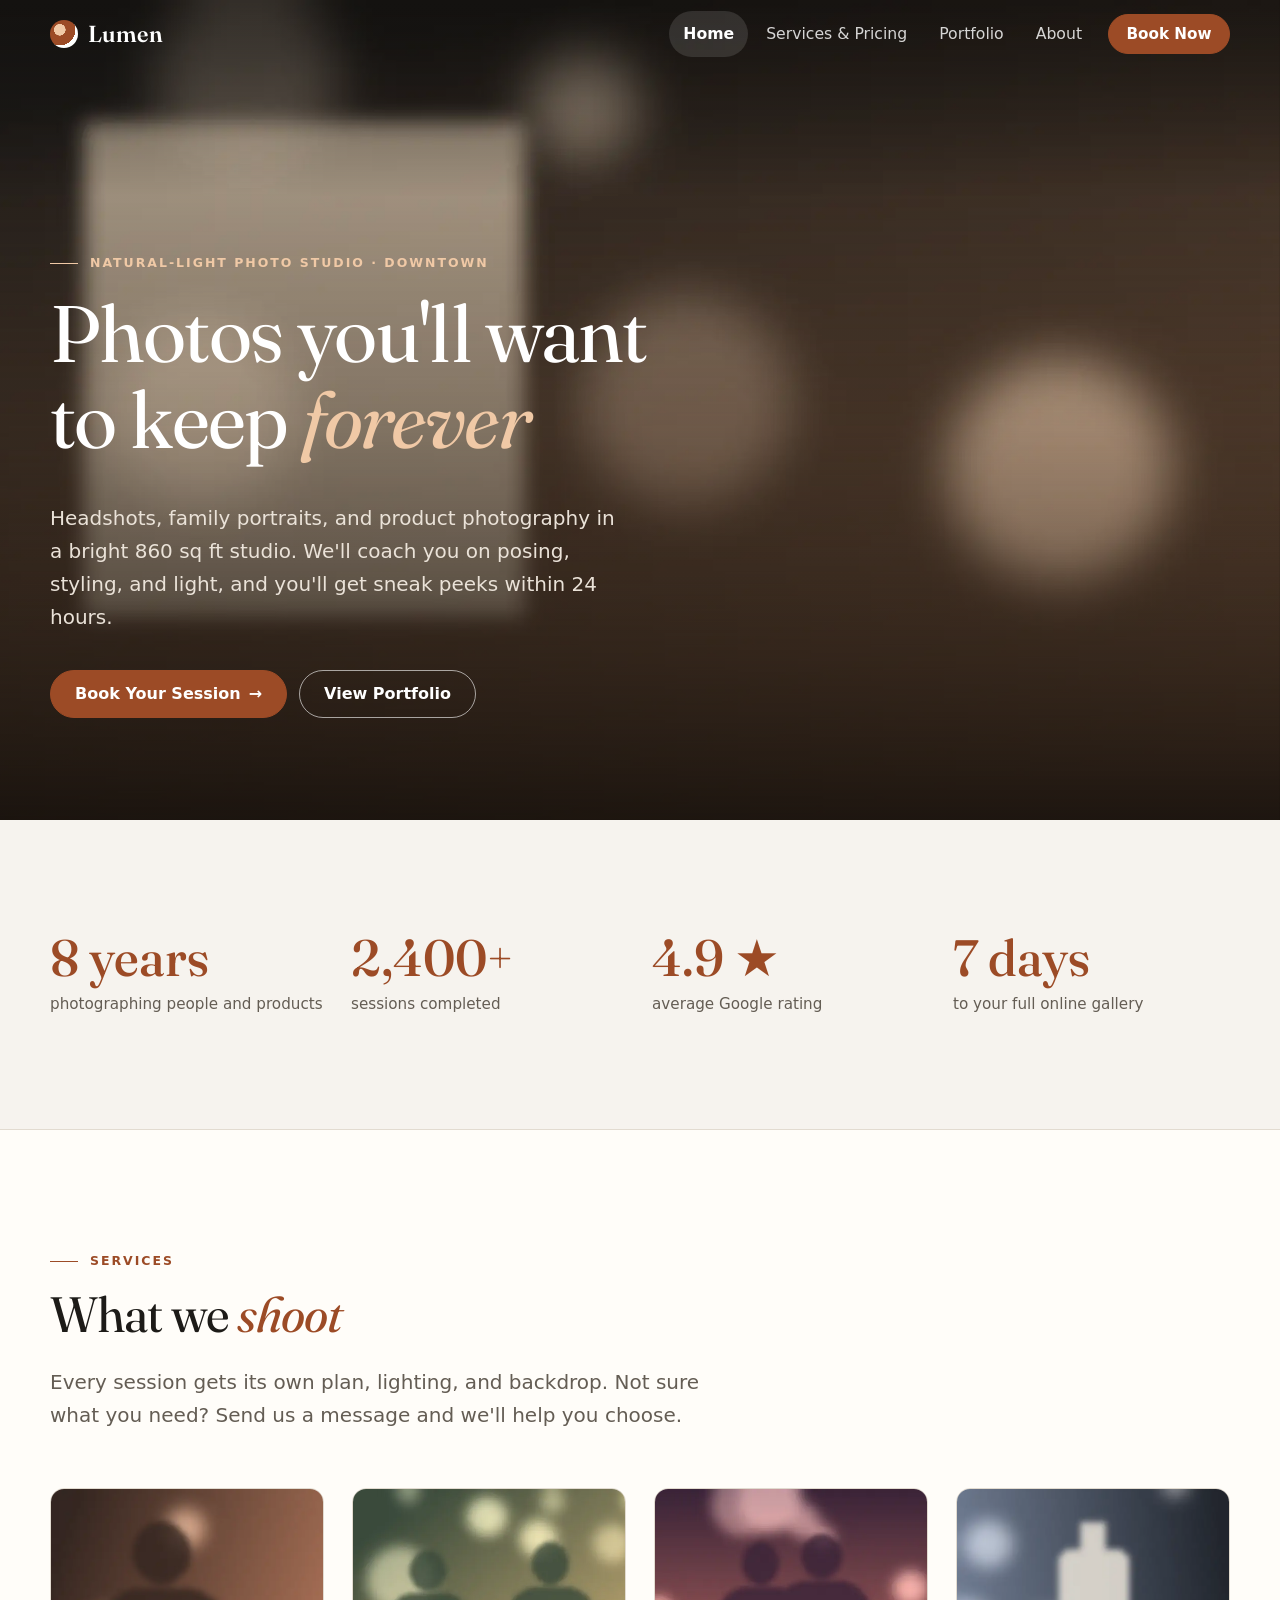
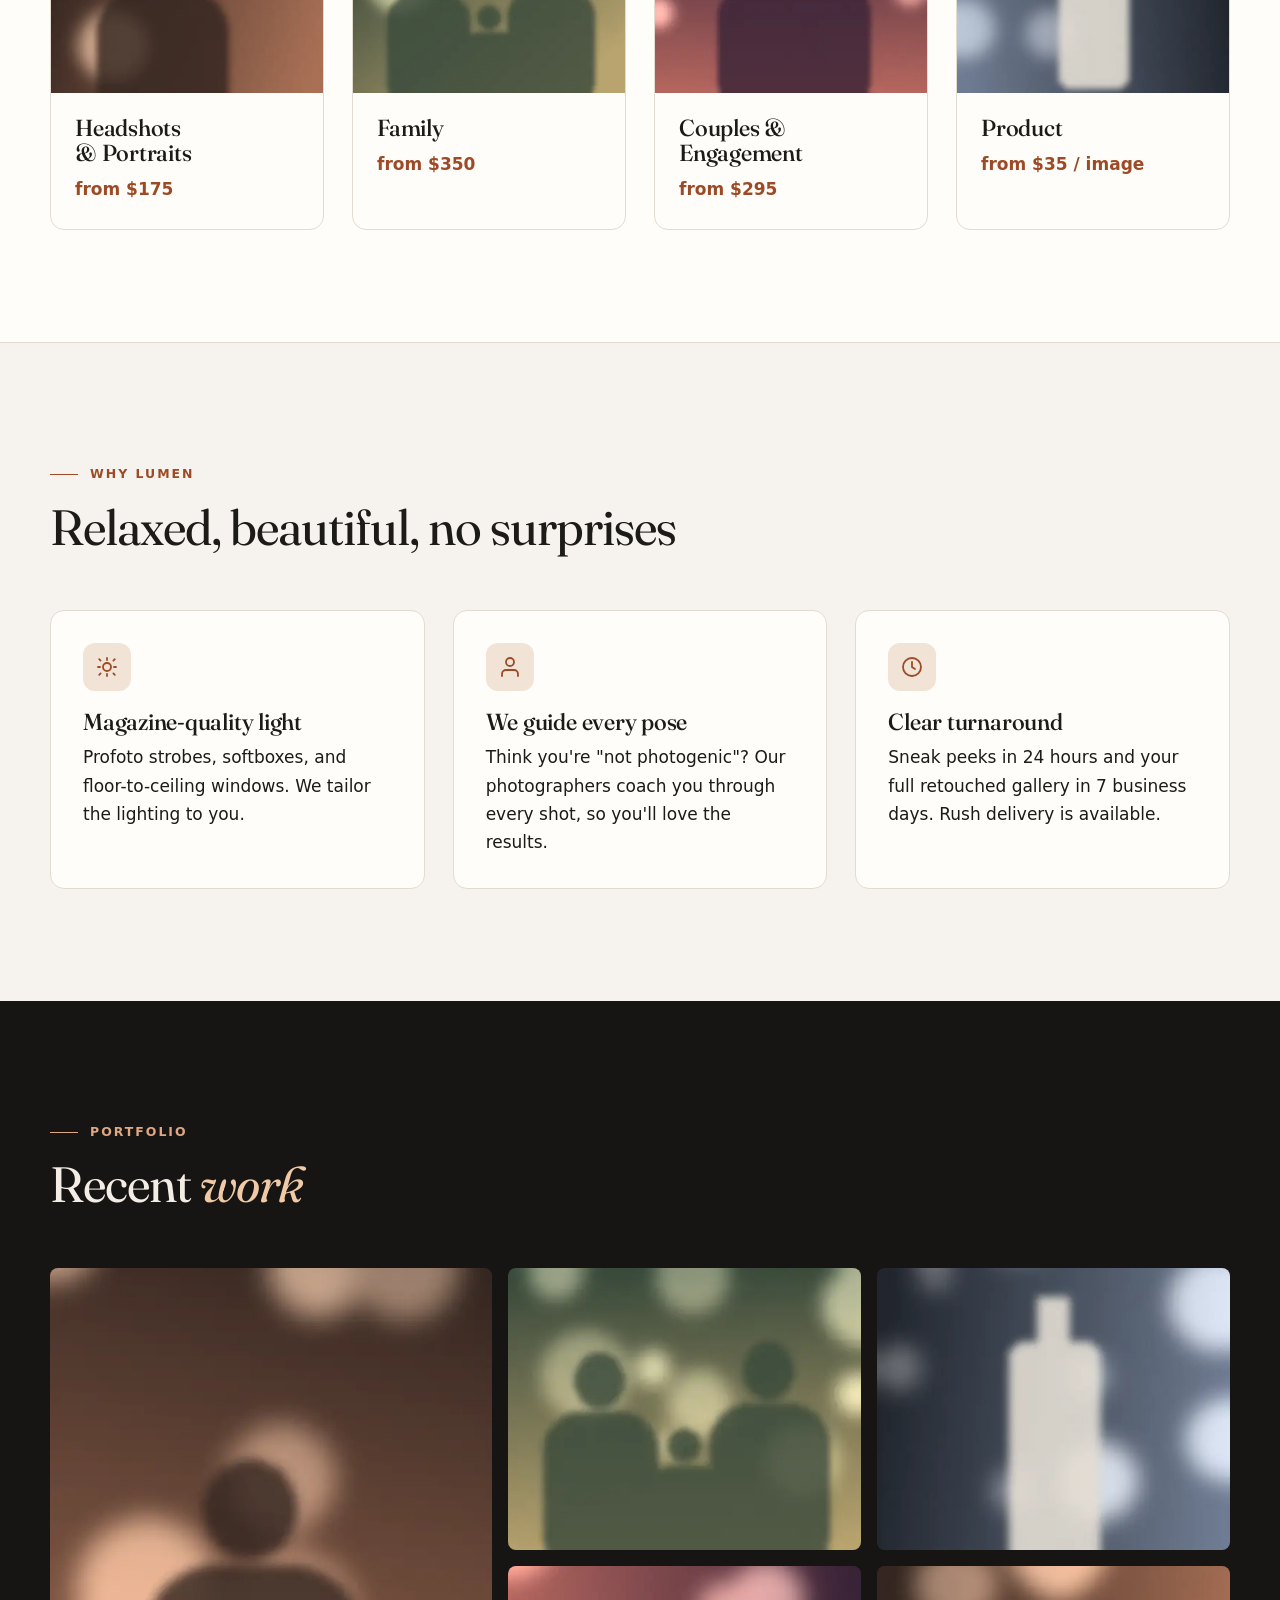
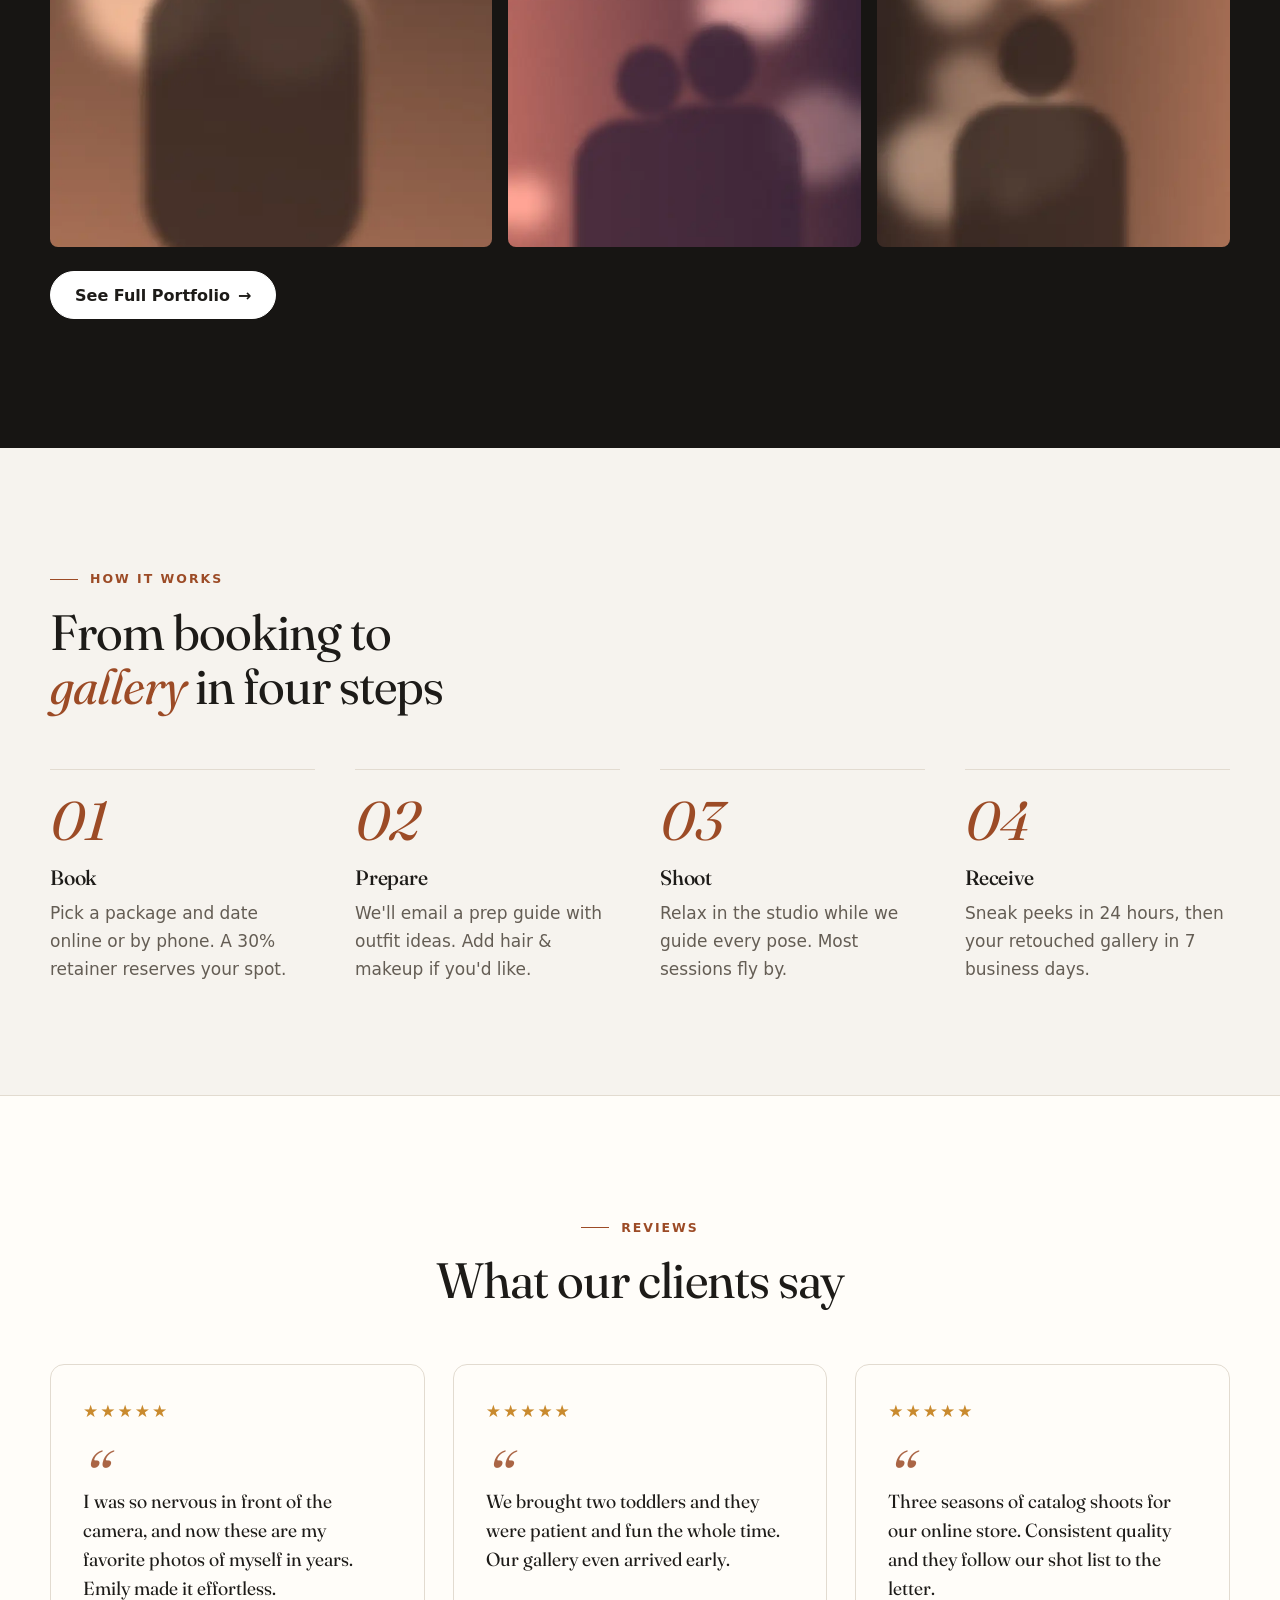
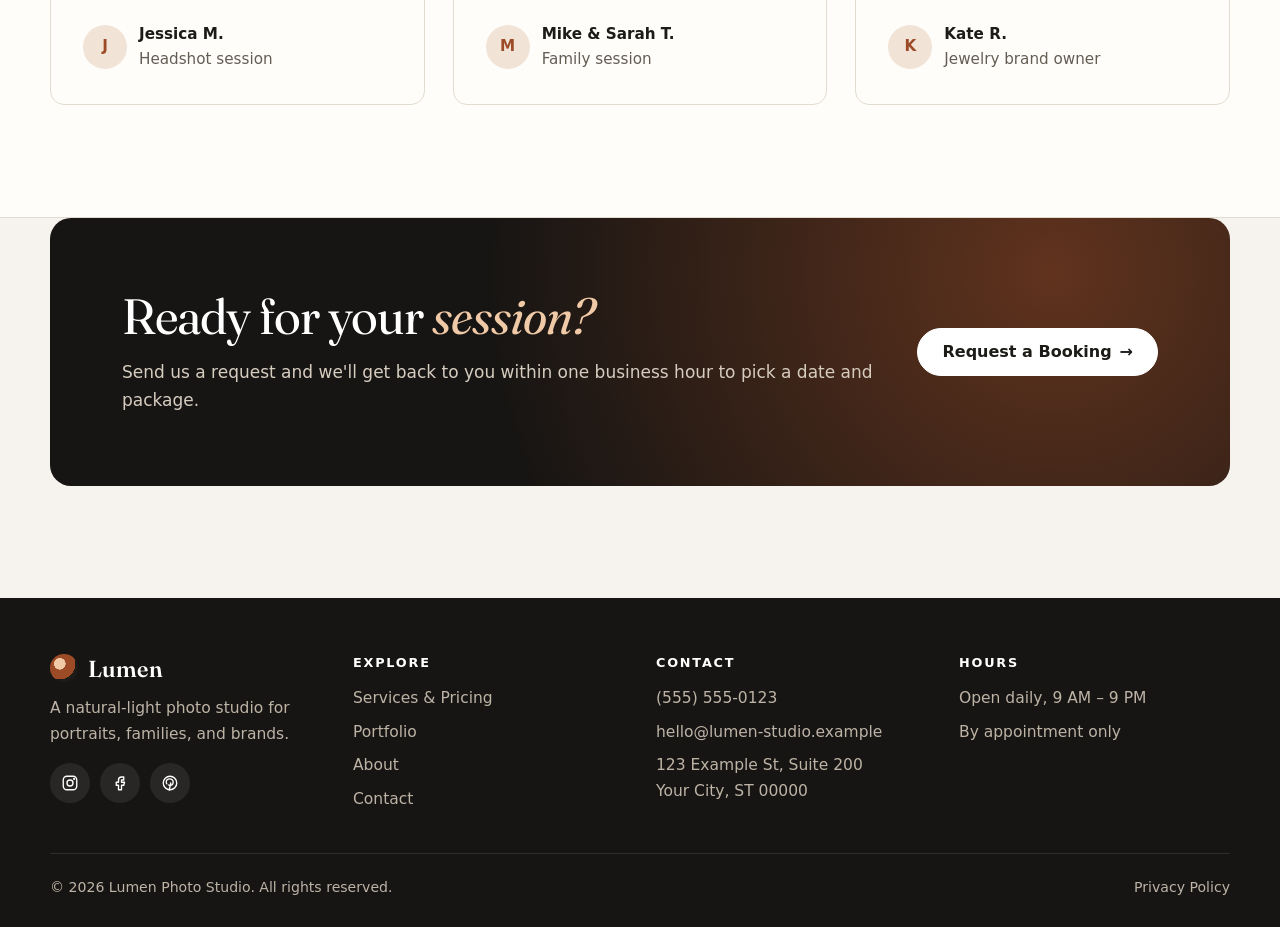
<file: index.html>
<!doctype html>
<html lang="en-US" class="no-js">
<head>
  <meta charset="utf-8">
  <meta name="viewport" content="width=device-width, initial-scale=1">
  <title>Lumen Photo Studio | Headshots, Family & Product Photography</title>
  <meta name="description" content="Lumen is a natural-light photo studio for headshots, family portraits, engagement sessions, and product photography. Sneak peeks in 24 hours. Book online.">
  <meta name="theme-color" content="#171513">
  <meta property="og:type" content="website">
  <meta property="og:locale" content="en_US">
  <meta property="og:title" content="Lumen Photo Studio">
  <meta property="og:description" content="Headshots, family portraits, and product photography. Book your session online.">
  <meta property="og:image" content="assets/img/og-image.jpg">
  <link rel="preload" href="assets/fonts/fraunces-normal.woff2" as="font" type="font/woff2" crossorigin>
  <link rel="icon" href="favicon.svg" type="image/svg+xml">
  <link rel="preload" as="image" href="assets/img/hero-lg.webp" imagesrcset="assets/img/hero-sm.webp 960w, assets/img/hero-lg.webp 1920w" imagesizes="100vw" fetchpriority="high">
  <script>document.documentElement.className = 'js';</script>
  <link rel="stylesheet" href="assets/css/styles.css">
  <script src="assets/js/main.js" defer></script>
  <script type="application/ld+json">
  {
    "@context": "https://schema.org",
    "@type": "LocalBusiness",
    "name": "Lumen Photo Studio",
    "image": "assets/img/og-image.jpg",
    "telephone": "+1-555-555-0123",
    "email": "hello@lumen-studio.example",
    "address": {
      "@type": "PostalAddress",
      "streetAddress": "123 Example St, Suite 200",
      "addressLocality": "Your City",
      "addressRegion": "ST",
      "postalCode": "00000",
      "addressCountry": "US"
    },
    "openingHours": "Mo-Su 09:00-21:00",
    "priceRange": "$$"
  }
  </script>
</head>
<body class="has-hero">
  <a class="skip-link" href="#main">Skip to content</a>

  <header class="site-header is-transparent">
    <div class="container header-inner">
      <a href="index.html" class="logo" aria-label="Lumen home"><span class="logo-mark" aria-hidden="true"></span>Lumen</a>
      <button class="nav-toggle" type="button" aria-expanded="false" aria-controls="site-nav" aria-label="Open menu"><span></span></button>
      <nav id="site-nav" class="site-nav" aria-label="Main">
        <ul>
          <li><a href="index.html" aria-current="page">Home</a></li>
          <li><a href="services.html">Services &amp; Pricing</a></li>
          <li><a href="gallery.html">Portfolio</a></li>
          <li><a href="about.html">About</a></li>
          <li><a href="contact.html" class="btn btn-sm">Book Now</a></li>
        </ul>
      </nav>
    </div>
  </header>

  <main id="main">
    <section class="hero">
      <picture class="hero-media">
        <img src="assets/img/hero-lg.webp" srcset="assets/img/hero-sm.webp 960w, assets/img/hero-lg.webp 1920w" sizes="100vw" width="1920" height="1080" alt="" fetchpriority="high" decoding="async">
      </picture>
      <div class="container">
        <div class="hero-content">
          <span class="eyebrow">Natural-light photo studio · Downtown</span>
          <h1>Photos you'll want to keep <em>forever</em></h1>
          <p class="lead">Headshots, family portraits, and product photography in a bright 860&nbsp;sq&nbsp;ft studio. We'll coach you on posing, styling, and light, and you'll get sneak peeks within 24 hours.</p>
          <div class="btn-row">
            <a href="contact.html" class="btn btn-arrow">Book Your Session</a>
            <a href="gallery.html" class="btn btn-ghost-light">View Portfolio</a>
          </div>
        </div>
      </div>
    </section>

    <section class="section">
      <div class="container">
        <div class="stats">
          <div class="stat reveal"><strong>8 years</strong><span>photographing people and products</span></div>
          <div class="stat reveal"><strong>2,400+</strong><span>sessions completed</span></div>
          <div class="stat reveal"><strong>4.9 ★</strong><span>average Google rating</span></div>
          <div class="stat reveal"><strong>7 days</strong><span>to your full online gallery</span></div>
        </div>
      </div>
    </section>

    <section class="section section-alt">
      <div class="container">
        <div class="section-head">
          <span class="eyebrow">Services</span>
          <h2>What we <em>shoot</em></h2>
          <p class="lead">Every session gets its own plan, lighting, and backdrop. Not sure what you need? Send us a message and we'll help you choose.</p>
        </div>
        <div class="grid grid-4">
          <a href="services.html#portrait" class="card service-card reveal">
            <img src="assets/img/portrait-1-sm.webp" width="600" height="750" alt="Studio headshot session" loading="lazy" decoding="async">
            <div class="card-body"><h3>Headshots &amp; Portraits</h3><p class="price">from $175</p></div>
          </a>
          <a href="services.html#family" class="card service-card reveal">
            <img src="assets/img/family-1-sm.webp" width="600" height="400" alt="Family photo session" loading="lazy" decoding="async">
            <div class="card-body"><h3>Family</h3><p class="price">from $350</p></div>
          </a>
          <a href="services.html#couple" class="card service-card reveal">
            <img src="assets/img/couple-2-sm.webp" width="600" height="400" alt="Engagement session for a couple" loading="lazy" decoding="async">
            <div class="card-body"><h3>Couples &amp; Engagement</h3><p class="price">from $295</p></div>
          </a>
          <a href="services.html#product" class="card service-card reveal">
            <img src="assets/img/product-1-sm.webp" width="600" height="600" alt="Product photography" loading="lazy" decoding="async">
            <div class="card-body"><h3>Product</h3><p class="price">from $35 / image</p></div>
          </a>
        </div>
      </div>
    </section>

    <section class="section">
      <div class="container">
        <div class="section-head">
          <span class="eyebrow">Why Lumen</span>
          <h2>Relaxed, beautiful, no surprises</h2>
        </div>
        <div class="grid grid-3">
          <div class="card reveal">
            <div class="card-icon" aria-hidden="true"><svg viewBox="0 0 24 24" fill="none" stroke="currentColor" stroke-width="1.8" stroke-linecap="round" stroke-linejoin="round"><path d="M12 3v2M12 19v2M4.2 4.2l1.4 1.4M18.4 18.4l1.4 1.4M3 12h2M19 12h2M4.2 19.8l1.4-1.4M18.4 5.6l1.4-1.4"/><circle cx="12" cy="12" r="4"/></svg></div>
            <h3>Magazine-quality light</h3>
            <p>Profoto strobes, softboxes, and floor-to-ceiling windows. We tailor the lighting to you.</p>
          </div>
          <div class="card reveal">
            <div class="card-icon" aria-hidden="true"><svg viewBox="0 0 24 24" fill="none" stroke="currentColor" stroke-width="1.8" stroke-linecap="round" stroke-linejoin="round"><path d="M20 21v-2a4 4 0 0 0-4-4H8a4 4 0 0 0-4 4v2"/><circle cx="12" cy="7" r="4"/></svg></div>
            <h3>We guide every pose</h3>
            <p>Think you're "not photogenic"? Our photographers coach you through every shot, so you'll love the results.</p>
          </div>
          <div class="card reveal">
            <div class="card-icon" aria-hidden="true"><svg viewBox="0 0 24 24" fill="none" stroke="currentColor" stroke-width="1.8" stroke-linecap="round" stroke-linejoin="round"><circle cx="12" cy="12" r="9"/><path d="M12 7v5l3 2"/></svg></div>
            <h3>Clear turnaround</h3>
            <p>Sneak peeks in 24 hours and your full retouched gallery in 7 business days. Rush delivery is available.</p>
          </div>
        </div>
      </div>
    </section>

    <section class="section section-dark">
      <div class="container">
        <div class="section-head">
          <span class="eyebrow">Portfolio</span>
          <h2>Recent <em>work</em></h2>
        </div>
        <div class="gallery gallery-preview" data-gallery>
          <figure class="gallery-item reveal"><a href="assets/img/portrait-2-lg.webp" data-full="assets/img/portrait-2-lg.webp"><img src="assets/img/portrait-2-sm.webp" srcset="assets/img/portrait-2-sm.webp 600w, assets/img/portrait-2-lg.webp 1400w" sizes="(min-width: 860px) 450px, 100vw" width="600" height="900" alt="Portrait of a woman in warm light" loading="lazy" decoding="async"></a><figcaption>Portrait in warm light</figcaption></figure>
          <figure class="gallery-item reveal"><a href="assets/img/family-3-lg.webp" data-full="assets/img/family-3-lg.webp"><img src="assets/img/family-3-sm.webp" width="600" height="400" alt="Family with a child in the studio" loading="lazy" decoding="async"></a><figcaption>Family session</figcaption></figure>
          <figure class="gallery-item reveal"><a href="assets/img/product-2-lg.webp" data-full="assets/img/product-2-lg.webp"><img src="assets/img/product-2-sm.webp" width="600" height="750" alt="Perfume bottle on a dark backdrop" loading="lazy" decoding="async"></a><figcaption>Product: fragrance</figcaption></figure>
          <figure class="gallery-item reveal"><a href="assets/img/couple-1-lg.webp" data-full="assets/img/couple-1-lg.webp"><img src="assets/img/couple-1-sm.webp" width="600" height="900" alt="Couple embracing with bokeh lights" loading="lazy" decoding="async"></a><figcaption>Engagement session</figcaption></figure>
          <figure class="gallery-item reveal"><a href="assets/img/portrait-3-lg.webp" data-full="assets/img/portrait-3-lg.webp"><img src="assets/img/portrait-3-sm.webp" width="600" height="750" alt="Corporate headshot" loading="lazy" decoding="async"></a><figcaption>Corporate headshot</figcaption></figure>
        </div>
        <p style="margin-top:24px"><a href="gallery.html" class="btn btn-light btn-arrow">See Full Portfolio</a></p>
      </div>
    </section>

    <section class="section">
      <div class="container">
        <div class="section-head">
          <span class="eyebrow">How it works</span>
          <h2>From booking to <em>gallery</em> in four steps</h2>
        </div>
        <ol class="steps">
          <li class="step reveal"><span class="step-num" aria-hidden="true">01</span><h3>Book</h3><p>Pick a package and date online or by phone. A 30% retainer reserves your spot.</p></li>
          <li class="step reveal"><span class="step-num" aria-hidden="true">02</span><h3>Prepare</h3><p>We'll email a prep guide with outfit ideas. Add hair &amp; makeup if you'd like.</p></li>
          <li class="step reveal"><span class="step-num" aria-hidden="true">03</span><h3>Shoot</h3><p>Relax in the studio while we guide every pose. Most sessions fly by.</p></li>
          <li class="step reveal"><span class="step-num" aria-hidden="true">04</span><h3>Receive</h3><p>Sneak peeks in 24 hours, then your retouched gallery in 7 business days.</p></li>
        </ol>
      </div>
    </section>

    <section class="section section-alt">
      <div class="container">
        <div class="section-head center">
          <span class="eyebrow">Reviews</span>
          <h2>What our clients say</h2>
        </div>
        <div class="grid grid-3">
          <figure class="card review reveal">
            <div class="stars" aria-label="5 out of 5 stars">★★★★★</div>
            <blockquote>I was so nervous in front of the camera, and now these are my favorite photos of myself in years. Emily made it effortless.</blockquote>
            <figcaption><span class="avatar" aria-hidden="true">J</span><span><strong>Jessica M.</strong>Headshot session</span></figcaption>
          </figure>
          <figure class="card review reveal">
            <div class="stars" aria-label="5 out of 5 stars">★★★★★</div>
            <blockquote>We brought two toddlers and they were patient and fun the whole time. Our gallery even arrived early.</blockquote>
            <figcaption><span class="avatar" aria-hidden="true">M</span><span><strong>Mike &amp; Sarah T.</strong>Family session</span></figcaption>
          </figure>
          <figure class="card review reveal">
            <div class="stars" aria-label="5 out of 5 stars">★★★★★</div>
            <blockquote>Three seasons of catalog shoots for our online store. Consistent quality and they follow our shot list to the letter.</blockquote>
            <figcaption><span class="avatar" aria-hidden="true">K</span><span><strong>Kate R.</strong>Jewelry brand owner</span></figcaption>
          </figure>
        </div>
      </div>
    </section>

    <section class="section" style="padding-top:0">
      <div class="container">
        <div class="cta">
          <div>
            <h2>Ready for your <em>session?</em></h2>
            <p>Send us a request and we'll get back to you within one business hour to pick a date and package.</p>
          </div>
          <a href="contact.html" class="btn btn-light btn-arrow">Request a Booking</a>
        </div>
      </div>
    </section>
  </main>

  <footer class="site-footer">
    <div class="container">
      <div class="footer-grid">
        <div>
          <a href="index.html" class="logo"><span class="logo-mark" aria-hidden="true"></span>Lumen</a>
          <p>A natural-light photo studio for portraits, families, and brands.</p>
          <div class="socials">
            <a href="#" aria-label="Instagram"><svg viewBox="0 0 24 24"><rect x="3" y="3" width="18" height="18" rx="5"/><circle cx="12" cy="12" r="4"/><circle cx="17.5" cy="6.5" r=".6"/></svg></a>
            <a href="#" aria-label="Facebook"><svg viewBox="0 0 24 24"><path d="M14 8h3V4h-3a4 4 0 0 0-4 4v3H7v4h3v6h4v-6h3l1-4h-4V8Z"/></svg></a>
            <a href="#" aria-label="Pinterest"><svg viewBox="0 0 24 24"><circle cx="12" cy="12" r="9"/><path d="M11 21.5 13 12"/><path d="M10.2 14.6c.6.4 1.3.6 2 .6 2.4 0 4-1.9 4-4.4 0-2.6-2-4.3-4.6-4.3-2.8 0-4.6 2-4.6 4.4 0 .9.3 1.8.9 2.3"/></svg></a>
          </div>
        </div>
        <div>
          <h2>Explore</h2>
          <ul>
            <li><a href="services.html">Services &amp; Pricing</a></li>
            <li><a href="gallery.html">Portfolio</a></li>
            <li><a href="about.html">About</a></li>
            <li><a href="contact.html">Contact</a></li>
          </ul>
        </div>
        <div>
          <h2>Contact</h2>
          <ul>
            <li><a href="tel:+15555550123">(555) 555-0123</a></li>
            <li><a href="mailto:hello@lumen-studio.example">hello@lumen-studio.example</a></li>
            <li>123 Example St, Suite 200<br>Your City, ST 00000</li>
          </ul>
        </div>
        <div>
          <h2>Hours</h2>
          <ul>
            <li>Open daily, 9 AM – 9 PM</li>
            <li>By appointment only</li>
          </ul>
        </div>
      </div>
      <div class="footer-bottom">
        <span>© <span data-year>2026</span> Lumen Photo Studio. All rights reserved.</span>
        <a href="contact.html#privacy">Privacy Policy</a>
      </div>
    </div>
  </footer>
</body>
</html>
</file>
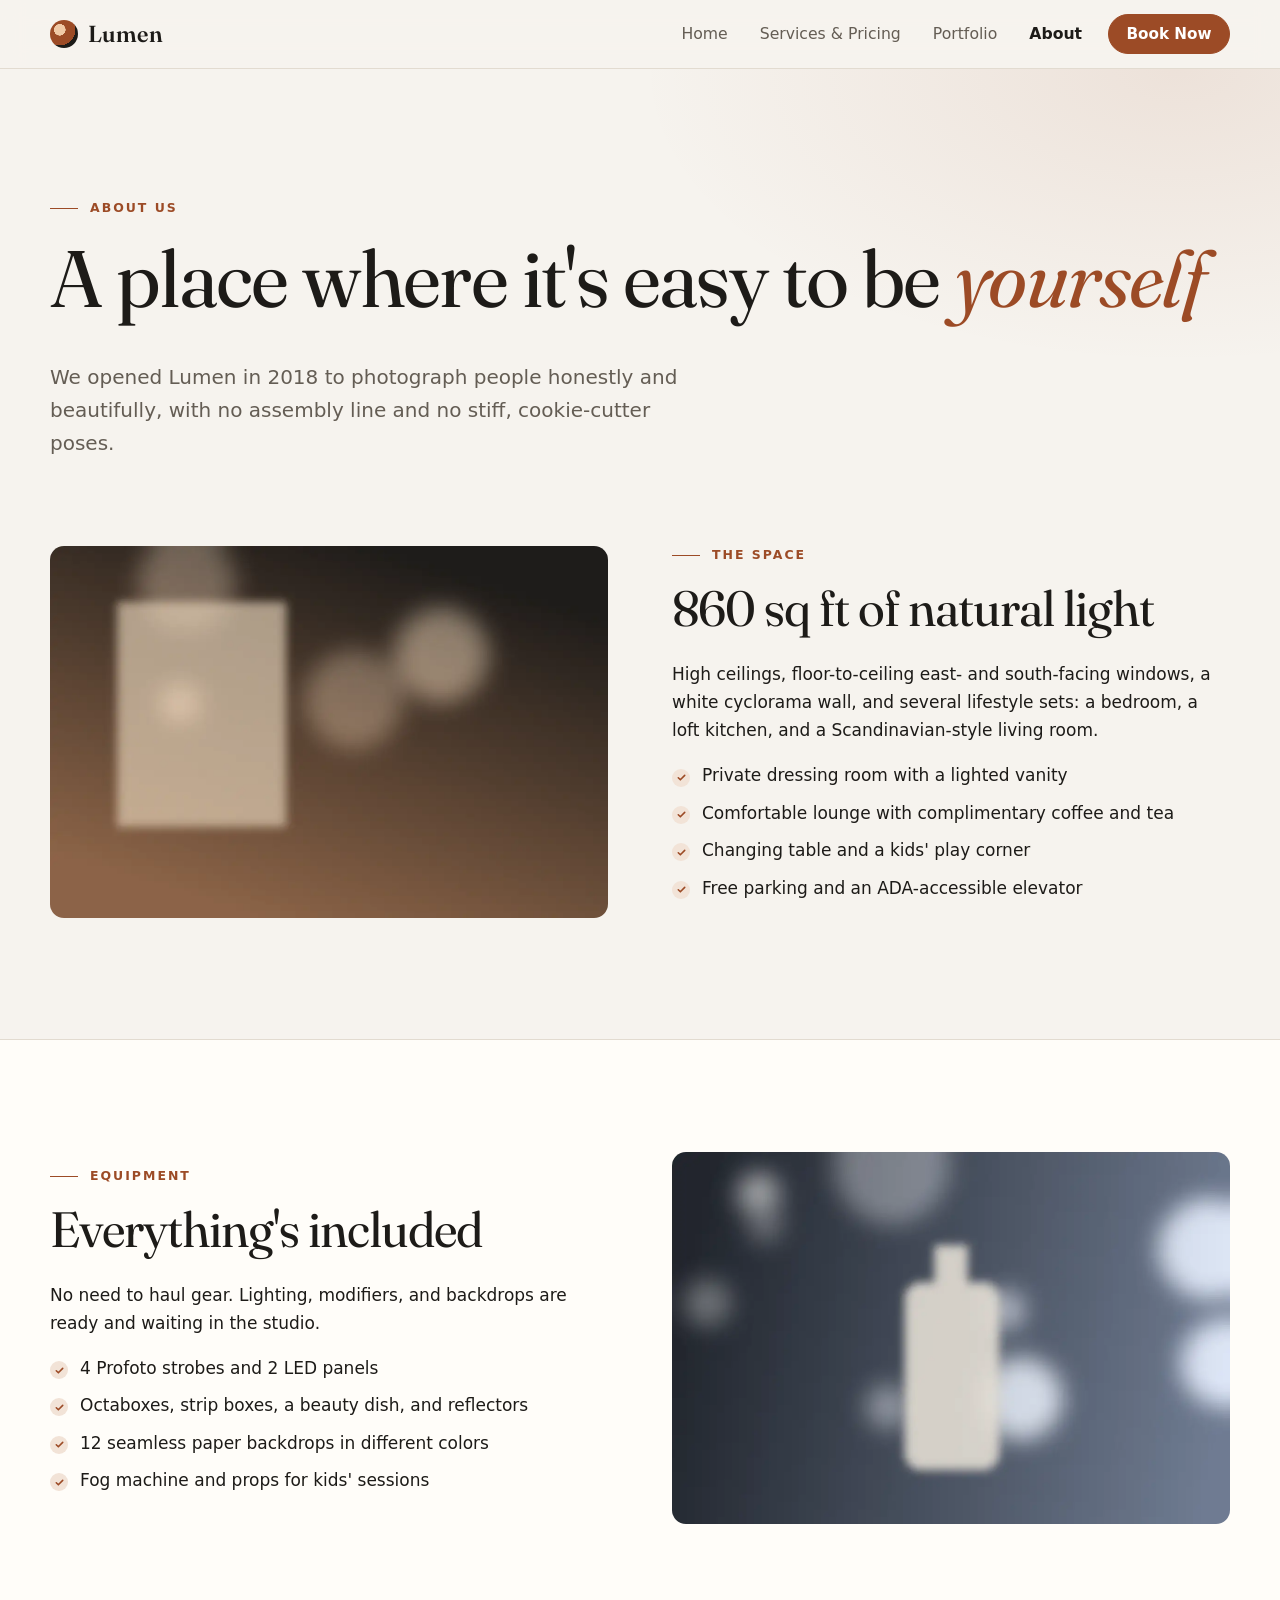
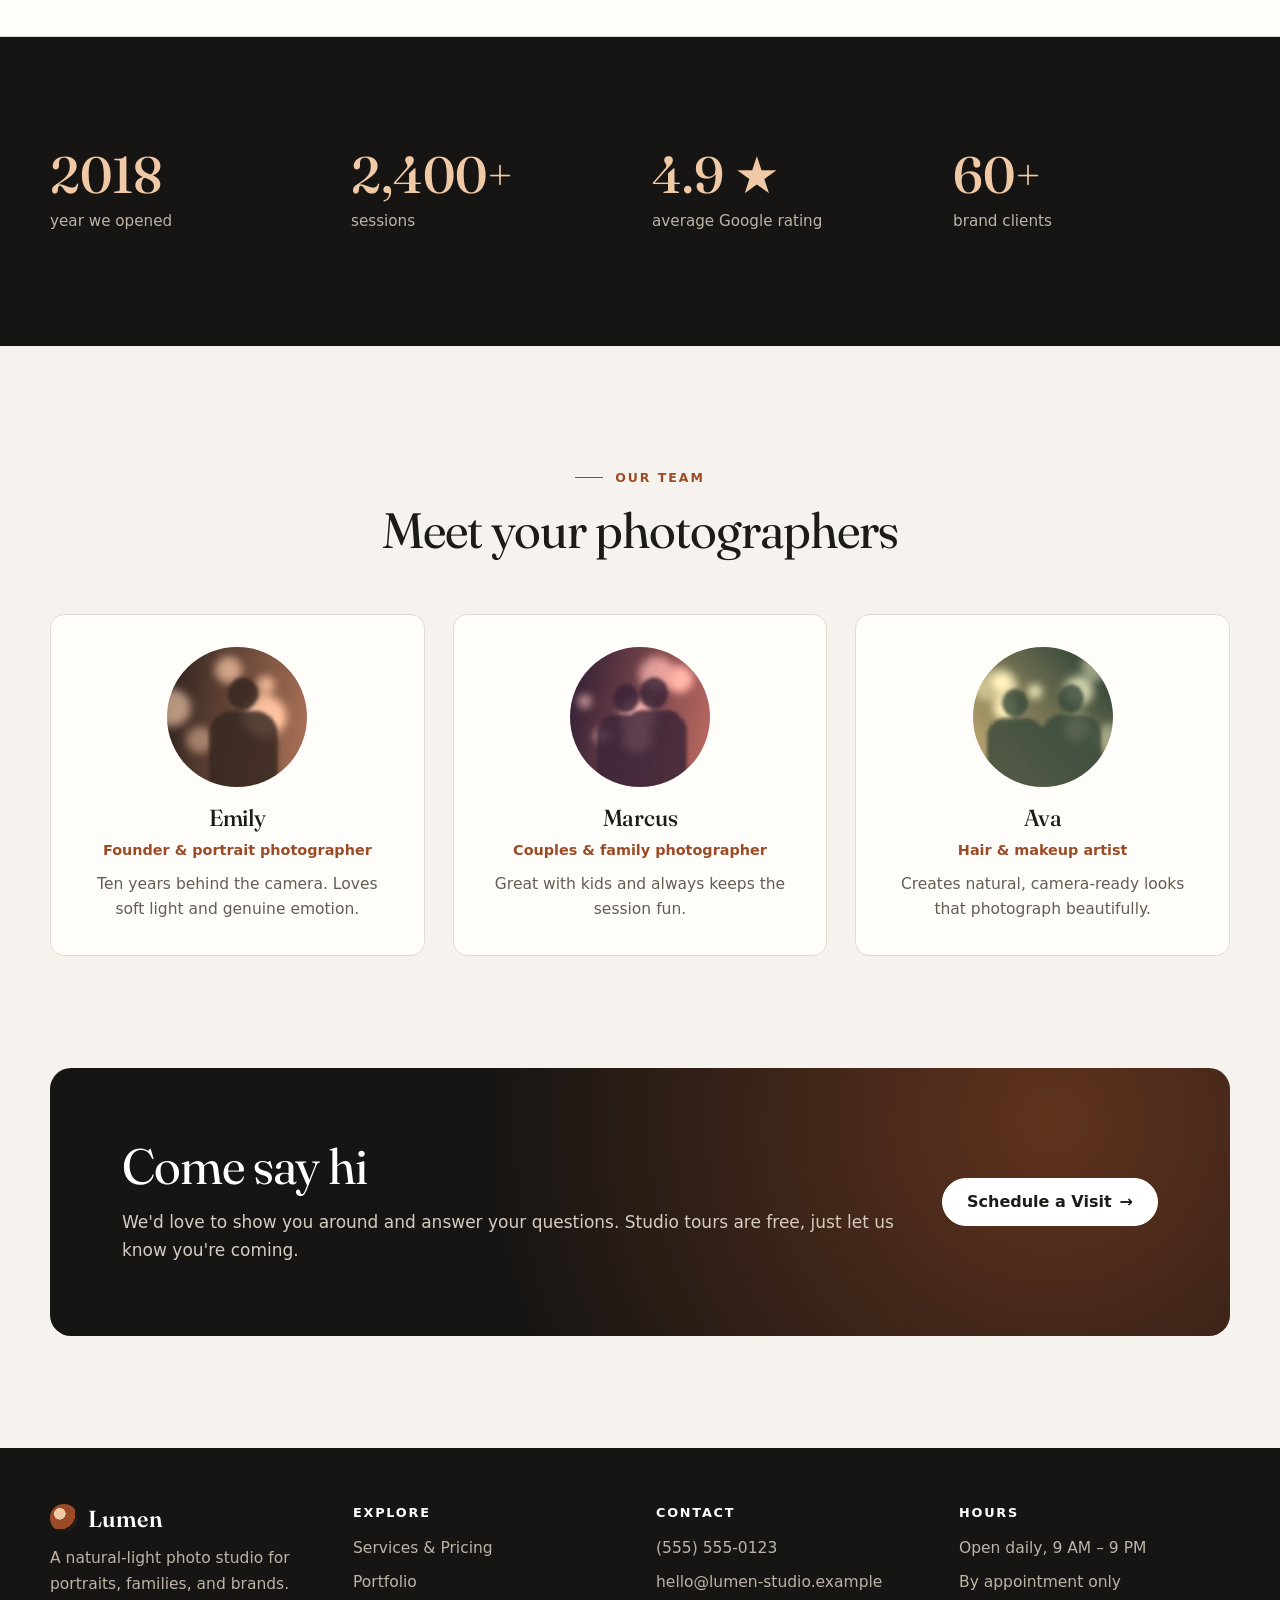
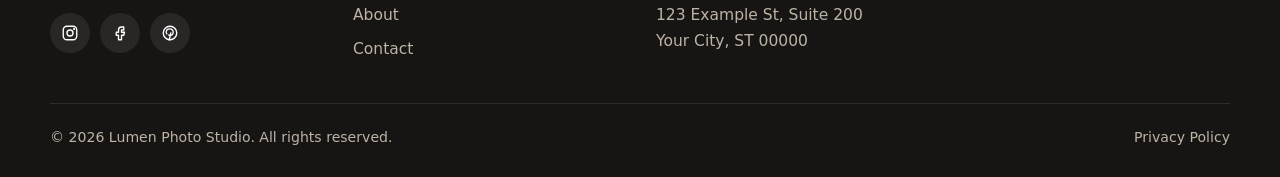
<file: about.html>
<!doctype html>
<html lang="en-US" class="no-js">
<head>
  <meta charset="utf-8">
  <meta name="viewport" content="width=device-width, initial-scale=1">
  <title>About | Lumen Photo Studio</title>
  <meta name="description" content="Lumen Photo Studio: an 860 sq ft natural-light studio with Profoto lighting, a private dressing room, and a team with 8+ years of experience.">
  <meta property="og:locale" content="en_US">
  <meta property="og:title" content="About | Lumen Photo Studio">
  <meta property="og:image" content="assets/img/og-image.jpg">
  <meta name="theme-color" content="#171513">
  <link rel="preload" href="assets/fonts/fraunces-normal.woff2" as="font" type="font/woff2" crossorigin>
  <link rel="icon" href="favicon.svg" type="image/svg+xml">
  <script>document.documentElement.className = 'js';</script>
  <link rel="stylesheet" href="assets/css/styles.css">
  <script src="assets/js/main.js" defer></script>
</head>
<body>

  <a class="skip-link" href="#main">Skip to content</a>

  <header class="site-header">
    <div class="container header-inner">
      <a href="index.html" class="logo" aria-label="Lumen home"><span class="logo-mark" aria-hidden="true"></span>Lumen</a>
      <button class="nav-toggle" type="button" aria-expanded="false" aria-controls="site-nav" aria-label="Open menu"><span></span></button>
      <nav id="site-nav" class="site-nav" aria-label="Main">
        <ul>
          <li><a href="index.html">Home</a></li>
          <li><a href="services.html">Services &amp; Pricing</a></li>
          <li><a href="gallery.html">Portfolio</a></li>
          <li><a href="about.html" aria-current="page">About</a></li>
          <li><a href="contact.html" class="btn btn-sm">Book Now</a></li>
        </ul>
      </nav>
    </div>
  </header>

  <main id="main">
    <section class="page-hero">
      <div class="container">
        <span class="eyebrow">About us</span>
        <h1>A place where it's easy to be <em>yourself</em></h1>
        <p class="lead">We opened Lumen in 2018 to photograph people honestly and beautifully, with no assembly line and no stiff, cookie-cutter poses.</p>
      </div>
    </section>

    <section class="section" style="padding-top:0">
      <div class="container">
        <div class="split reveal">
          <img src="assets/img/studio-hall.webp" width="1200" height="800" alt="Bright studio with floor-to-ceiling windows" loading="lazy" decoding="async">
          <div>
            <span class="eyebrow">The space</span>
            <h2>860 sq ft of natural light</h2>
            <p>High ceilings, floor-to-ceiling east- and south-facing windows, a white cyclorama wall, and several lifestyle sets: a bedroom, a loft kitchen, and a Scandinavian-style living room.</p>
            <ul class="check-list">
              <li>Private dressing room with a lighted vanity</li>
              <li>Comfortable lounge with complimentary coffee and tea</li>
              <li>Changing table and a kids' play corner</li>
              <li>Free parking and an ADA-accessible elevator</li>
            </ul>
          </div>
        </div>
      </div>
    </section>

    <section class="section section-alt">
      <div class="container">
        <div class="split reverse reveal">
          <img src="assets/img/studio-equipment.webp" width="1200" height="800" alt="Studio lighting equipment" loading="lazy" decoding="async">
          <div>
            <span class="eyebrow">Equipment</span>
            <h2>Everything's included</h2>
            <p>No need to haul gear. Lighting, modifiers, and backdrops are ready and waiting in the studio.</p>
            <ul class="check-list">
              <li>4 Profoto strobes and 2 LED panels</li>
              <li>Octaboxes, strip boxes, a beauty dish, and reflectors</li>
              <li>12 seamless paper backdrops in different colors</li>
              <li>Fog machine and props for kids' sessions</li>
            </ul>
          </div>
        </div>
      </div>
    </section>

    <section class="section section-dark">
      <div class="container">
        <div class="stats">
          <div class="stat reveal"><strong>2018</strong><span>year we opened</span></div>
          <div class="stat reveal"><strong>2,400+</strong><span>sessions</span></div>
          <div class="stat reveal"><strong>4.9 ★</strong><span>average Google rating</span></div>
          <div class="stat reveal"><strong>60+</strong><span>brand clients</span></div>
        </div>
      </div>
    </section>

    <section class="section">
      <div class="container">
        <div class="section-head center">
          <span class="eyebrow">Our team</span>
          <h2>Meet your photographers</h2>
        </div>
        <div class="grid grid-3">
          <article class="card team-card reveal">
            <img src="assets/img/team-1.webp" width="480" height="480" alt="Emily, photographer" loading="lazy" decoding="async">
            <h3>Emily</h3>
            <p class="team-role">Founder &amp; portrait photographer</p>
            <p>Ten years behind the camera. Loves soft light and genuine emotion.</p>
          </article>
          <article class="card team-card reveal">
            <img src="assets/img/team-2.webp" width="480" height="480" alt="Marcus, photographer" loading="lazy" decoding="async">
            <h3>Marcus</h3>
            <p class="team-role">Couples &amp; family photographer</p>
            <p>Great with kids and always keeps the session fun.</p>
          </article>
          <article class="card team-card reveal">
            <img src="assets/img/team-3.webp" width="480" height="480" alt="Ava, makeup artist" loading="lazy" decoding="async">
            <h3>Ava</h3>
            <p class="team-role">Hair &amp; makeup artist</p>
            <p>Creates natural, camera-ready looks that photograph beautifully.</p>
          </article>
        </div>
      </div>
    </section>

    <section class="section" style="padding-top:0">
      <div class="container">
        <div class="cta">
          <div>
            <h2>Come say hi</h2>
            <p>We'd love to show you around and answer your questions. Studio tours are free, just let us know you're coming.</p>
          </div>
          <a href="contact.html" class="btn btn-light btn-arrow">Schedule a Visit</a>
        </div>
      </div>
    </section>
  </main>

  <footer class="site-footer">
    <div class="container">
      <div class="footer-grid">
        <div>
          <a href="index.html" class="logo"><span class="logo-mark" aria-hidden="true"></span>Lumen</a>
          <p>A natural-light photo studio for portraits, families, and brands.</p>
          <div class="socials">
            <a href="#" aria-label="Instagram"><svg viewBox="0 0 24 24"><rect x="3" y="3" width="18" height="18" rx="5"/><circle cx="12" cy="12" r="4"/><circle cx="17.5" cy="6.5" r=".6"/></svg></a>
            <a href="#" aria-label="Facebook"><svg viewBox="0 0 24 24"><path d="M14 8h3V4h-3a4 4 0 0 0-4 4v3H7v4h3v6h4v-6h3l1-4h-4V8Z"/></svg></a>
            <a href="#" aria-label="Pinterest"><svg viewBox="0 0 24 24"><circle cx="12" cy="12" r="9"/><path d="M11 21.5 13 12"/><path d="M10.2 14.6c.6.4 1.3.6 2 .6 2.4 0 4-1.9 4-4.4 0-2.6-2-4.3-4.6-4.3-2.8 0-4.6 2-4.6 4.4 0 .9.3 1.8.9 2.3"/></svg></a>
          </div>
        </div>
        <div>
          <h2>Explore</h2>
          <ul>
            <li><a href="services.html">Services &amp; Pricing</a></li>
            <li><a href="gallery.html">Portfolio</a></li>
            <li><a href="about.html">About</a></li>
            <li><a href="contact.html">Contact</a></li>
          </ul>
        </div>
        <div>
          <h2>Contact</h2>
          <ul>
            <li><a href="tel:+15555550123">(555) 555-0123</a></li>
            <li><a href="mailto:hello@lumen-studio.example">hello@lumen-studio.example</a></li>
            <li>123 Example St, Suite 200<br>Your City, ST 00000</li>
          </ul>
        </div>
        <div>
          <h2>Hours</h2>
          <ul>
            <li>Open daily, 9 AM – 9 PM</li>
            <li>By appointment only</li>
          </ul>
        </div>
      </div>
      <div class="footer-bottom">
        <span>© <span data-year>2026</span> Lumen Photo Studio. All rights reserved.</span>
        <a href="contact.html#privacy">Privacy Policy</a>
      </div>
    </div>
  </footer>
</body>
</html>
</file>
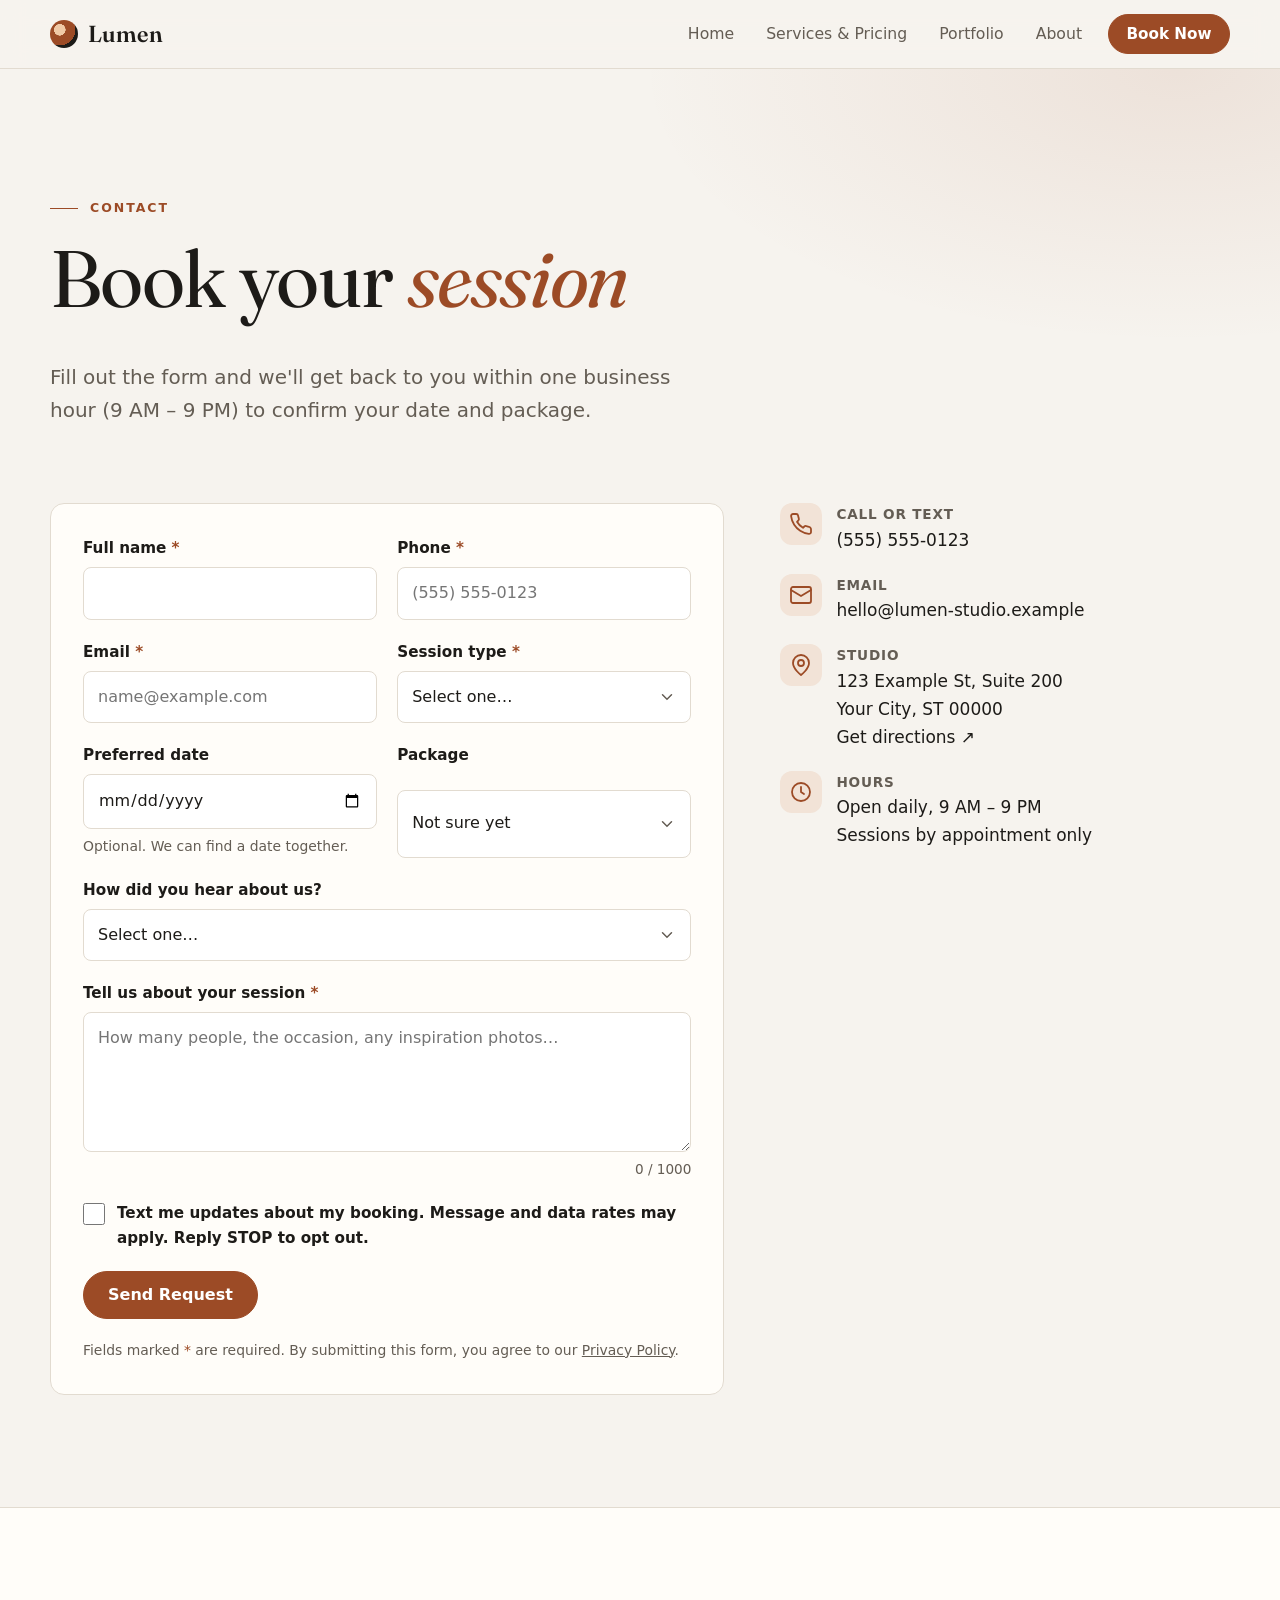
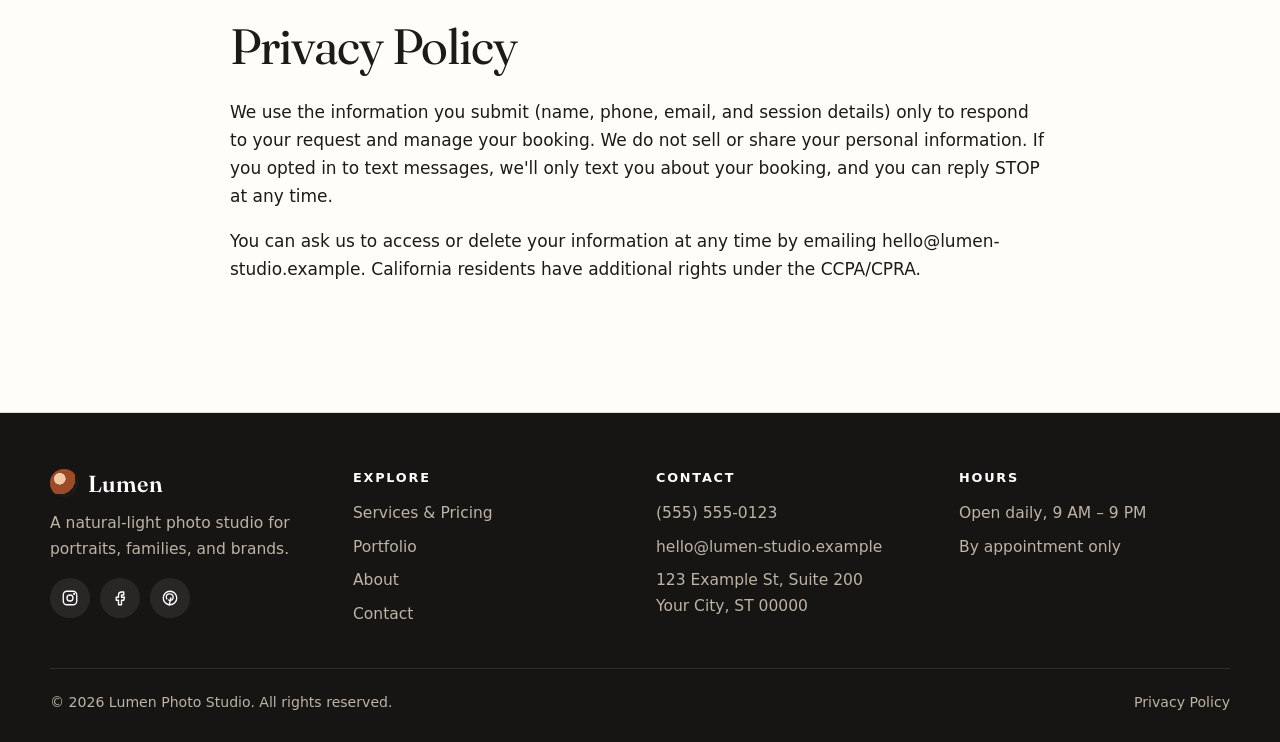
<file: contact.html>
<!doctype html>
<html lang="en-US" class="no-js">
<head>
  <meta charset="utf-8">
  <meta name="viewport" content="width=device-width, initial-scale=1">
  <title>Book a Session | Lumen Photo Studio</title>
  <meta name="description" content="Book your photo session at Lumen Photo Studio. Send a request online, call, or text us. We reply within one business hour.">
  <meta property="og:locale" content="en_US">
  <meta property="og:title" content="Book a Session | Lumen Photo Studio">
  <meta property="og:image" content="assets/img/og-image.jpg">
  <meta name="theme-color" content="#171513">
  <link rel="preload" href="assets/fonts/fraunces-normal.woff2" as="font" type="font/woff2" crossorigin>
  <link rel="icon" href="favicon.svg" type="image/svg+xml">
  <script>document.documentElement.className = 'js';</script>
  <link rel="stylesheet" href="assets/css/styles.css">
  <script src="assets/js/main.js" defer></script>
</head>
<body>

  <a class="skip-link" href="#main">Skip to content</a>

  <header class="site-header">
    <div class="container header-inner">
      <a href="index.html" class="logo" aria-label="Lumen home"><span class="logo-mark" aria-hidden="true"></span>Lumen</a>
      <button class="nav-toggle" type="button" aria-expanded="false" aria-controls="site-nav" aria-label="Open menu"><span></span></button>
      <nav id="site-nav" class="site-nav" aria-label="Main">
        <ul>
          <li><a href="index.html">Home</a></li>
          <li><a href="services.html">Services &amp; Pricing</a></li>
          <li><a href="gallery.html">Portfolio</a></li>
          <li><a href="about.html">About</a></li>
          <li><a href="contact.html" class="btn btn-sm" aria-current="page">Book Now</a></li>
        </ul>
      </nav>
    </div>
  </header>

  <main id="main">
    <section class="page-hero">
      <div class="container">
        <span class="eyebrow">Contact</span>
        <h1>Book your <em>session</em></h1>
        <p class="lead">Fill out the form and we'll get back to you within one business hour (9 AM – 9 PM) to confirm your date and package.</p>
      </div>
    </section>

    <section class="section" style="padding-top:0">
      <div class="container contact-layout">
        <div class="card">
          <!--
            Where requests go: put your form handler URL in data-endpoint and action
            (e.g. Formspree, Web3Forms, or your own server). While it's empty, the form
            runs in demo mode and only shows a success message.
          -->
          <form class="form" id="booking-form" action="" method="post" data-endpoint="">
            <div class="form-row">
              <div class="field">
                <label for="name">Full name <span class="req" aria-hidden="true">*</span></label>
                <input class="input" id="name" name="name" type="text" autocomplete="name" required minlength="2" maxlength="60" aria-describedby="name-error">
                <p class="error-msg" id="name-error" aria-live="polite"></p>
              </div>
              <div class="field">
                <label for="phone">Phone <span class="req" aria-hidden="true">*</span></label>
                <input class="input" id="phone" name="phone" type="tel" autocomplete="tel" inputmode="tel" placeholder="(555) 555-0123" required aria-describedby="phone-error">
                <p class="error-msg" id="phone-error" aria-live="polite"></p>
              </div>
            </div>

            <div class="form-row">
              <div class="field">
                <label for="email">Email <span class="req" aria-hidden="true">*</span></label>
                <input class="input" id="email" name="email" type="email" autocomplete="email" placeholder="name@example.com" required aria-describedby="email-error">
                <p class="error-msg" id="email-error" aria-live="polite"></p>
              </div>
              <div class="field">
                <label for="service">Session type <span class="req" aria-hidden="true">*</span></label>
                <select class="input" id="service" name="service" required aria-describedby="service-error">
                  <option value="">Select one…</option>
                  <option value="portrait">Headshots &amp; portraits</option>
                  <option value="family">Family &amp; children</option>
                  <option value="couple">Couples &amp; engagement</option>
                  <option value="product">Product photography</option>
                  <option value="rent">Studio rental</option>
                  <option value="other">Something else</option>
                </select>
                <p class="error-msg" id="service-error" aria-live="polite"></p>
              </div>
            </div>

            <div class="form-row">
              <div class="field">
                <label for="date">Preferred date</label>
                <input class="input" id="date" name="date" type="date" aria-describedby="date-hint date-error">
                <span class="hint" id="date-hint">Optional. We can find a date together.</span>
                <p class="error-msg" id="date-error" aria-live="polite"></p>
              </div>
              <div class="field">
                <label for="package">Package</label>
                <select class="input" id="package" name="package">
                  <option value="">Not sure yet</option>
                  <option value="essential">Essential: $295</option>
                  <option value="signature">Signature: $495</option>
                  <option value="premium">Premium: $795</option>
                </select>
              </div>
            </div>

            <div class="field">
              <label for="source">How did you hear about us?</label>
              <select class="input" id="source" name="source">
                <option value="">Select one…</option>
                <option value="google">Google search</option>
                <option value="instagram">Instagram</option>
                <option value="facebook">Facebook</option>
                <option value="yelp">Yelp</option>
                <option value="referral">Friend or family referral</option>
                <option value="other">Other</option>
              </select>
            </div>

            <div class="field">
              <label for="message">Tell us about your session <span class="req" aria-hidden="true">*</span></label>
              <textarea class="input" id="message" name="message" required minlength="10" maxlength="1000" placeholder="How many people, the occasion, any inspiration photos…" aria-describedby="message-error message-counter"></textarea>
              <div class="field-foot">
                <p class="error-msg" id="message-error" aria-live="polite"></p>
                <span class="counter" id="message-counter" data-counter-for="message">0 / 1000</span>
              </div>
            </div>

            <!-- Spam-bot trap: hidden from people -->
            <div class="hp" aria-hidden="true">
              <label for="website">Leave this field empty</label>
              <input id="website" name="website" type="text" tabindex="-1" autocomplete="off">
            </div>

            <div class="field">
              <label class="checkbox" for="sms">
                <input id="sms" name="sms_opt_in" type="checkbox" value="yes">
                <span>Text me updates about my booking. Message and data rates may apply. Reply STOP to opt out.</span>
              </label>
            </div>

            <div class="form-status" role="status" aria-live="polite" data-form-status></div>

            <div>
              <button type="submit" class="btn">Send Request</button>
            </div>
            <p class="hint">Fields marked <span class="req">*</span> are required. By submitting this form, you agree to our <a href="#privacy">Privacy Policy</a>.</p>
          </form>
        </div>

        <aside>
          <h2 class="visually-hidden">Contact information</h2>
          <ul class="contact-list">
            <li>
              <span class="card-icon" aria-hidden="true"><svg viewBox="0 0 24 24" fill="none" stroke="currentColor" stroke-width="1.8" stroke-linecap="round" stroke-linejoin="round"><path d="M22 16.9v3a2 2 0 0 1-2.2 2 19.8 19.8 0 0 1-8.6-3.1 19.5 19.5 0 0 1-6-6A19.8 19.8 0 0 1 2.1 4.2 2 2 0 0 1 4.1 2h3a2 2 0 0 1 2 1.7c.1.9.4 1.8.7 2.7a2 2 0 0 1-.5 2.1L8 9.8a16 16 0 0 0 6 6l1.3-1.3a2 2 0 0 1 2.1-.4c.9.3 1.8.6 2.7.7a2 2 0 0 1 1.7 2Z"/></svg></span>
              <div><strong>Call or text</strong><a href="tel:+15555550123">(555) 555-0123</a></div>
            </li>
            <li>
              <span class="card-icon" aria-hidden="true"><svg viewBox="0 0 24 24" fill="none" stroke="currentColor" stroke-width="1.8" stroke-linecap="round" stroke-linejoin="round"><rect x="2" y="4" width="20" height="16" rx="2"/><path d="m22 7-10 6L2 7"/></svg></span>
              <div><strong>Email</strong><a href="mailto:hello@lumen-studio.example">hello@lumen-studio.example</a></div>
            </li>
            <li>
              <span class="card-icon" aria-hidden="true"><svg viewBox="0 0 24 24" fill="none" stroke="currentColor" stroke-width="1.8" stroke-linecap="round" stroke-linejoin="round"><path d="M20 10c0 6-8 12-8 12S4 16 4 10a8 8 0 0 1 16 0Z"/><circle cx="12" cy="10" r="3"/></svg></span>
              <div><strong>Studio</strong>123 Example St, Suite 200<br>Your City, ST 00000<br><a href="https://maps.google.com/" target="_blank" rel="noopener">Get directions ↗</a></div>
            </li>
            <li>
              <span class="card-icon" aria-hidden="true"><svg viewBox="0 0 24 24" fill="none" stroke="currentColor" stroke-width="1.8" stroke-linecap="round" stroke-linejoin="round"><circle cx="12" cy="12" r="9"/><path d="M12 7v5l3 2"/></svg></span>
              <div><strong>Hours</strong>Open daily, 9 AM – 9 PM<br>Sessions by appointment only</div>
            </li>
          </ul>
        </aside>
      </div>
    </section>

    <section class="section section-alt" id="privacy">
      <div class="container" style="max-width:820px">
        <h2>Privacy Policy</h2>
        <p>We use the information you submit (name, phone, email, and session details) only to respond to your request and manage your booking. We do not sell or share your personal information. If you opted in to text messages, we'll only text you about your booking, and you can reply STOP at any time.</p>
        <p>You can ask us to access or delete your information at any time by emailing hello@lumen-studio.example. California residents have additional rights under the CCPA/CPRA.</p>
      </div>
    </section>
  </main>

  <footer class="site-footer">
    <div class="container">
      <div class="footer-grid">
        <div>
          <a href="index.html" class="logo"><span class="logo-mark" aria-hidden="true"></span>Lumen</a>
          <p>A natural-light photo studio for portraits, families, and brands.</p>
          <div class="socials">
            <a href="#" aria-label="Instagram"><svg viewBox="0 0 24 24"><rect x="3" y="3" width="18" height="18" rx="5"/><circle cx="12" cy="12" r="4"/><circle cx="17.5" cy="6.5" r=".6"/></svg></a>
            <a href="#" aria-label="Facebook"><svg viewBox="0 0 24 24"><path d="M14 8h3V4h-3a4 4 0 0 0-4 4v3H7v4h3v6h4v-6h3l1-4h-4V8Z"/></svg></a>
            <a href="#" aria-label="Pinterest"><svg viewBox="0 0 24 24"><circle cx="12" cy="12" r="9"/><path d="M11 21.5 13 12"/><path d="M10.2 14.6c.6.4 1.3.6 2 .6 2.4 0 4-1.9 4-4.4 0-2.6-2-4.3-4.6-4.3-2.8 0-4.6 2-4.6 4.4 0 .9.3 1.8.9 2.3"/></svg></a>
          </div>
        </div>
        <div>
          <h2>Explore</h2>
          <ul>
            <li><a href="services.html">Services &amp; Pricing</a></li>
            <li><a href="gallery.html">Portfolio</a></li>
            <li><a href="about.html">About</a></li>
            <li><a href="contact.html">Contact</a></li>
          </ul>
        </div>
        <div>
          <h2>Contact</h2>
          <ul>
            <li><a href="tel:+15555550123">(555) 555-0123</a></li>
            <li><a href="mailto:hello@lumen-studio.example">hello@lumen-studio.example</a></li>
            <li>123 Example St, Suite 200<br>Your City, ST 00000</li>
          </ul>
        </div>
        <div>
          <h2>Hours</h2>
          <ul>
            <li>Open daily, 9 AM – 9 PM</li>
            <li>By appointment only</li>
          </ul>
        </div>
      </div>
      <div class="footer-bottom">
        <span>© <span data-year>2026</span> Lumen Photo Studio. All rights reserved.</span>
        <a href="contact.html#privacy">Privacy Policy</a>
      </div>
    </div>
  </footer>
</body>
</html>
</file>
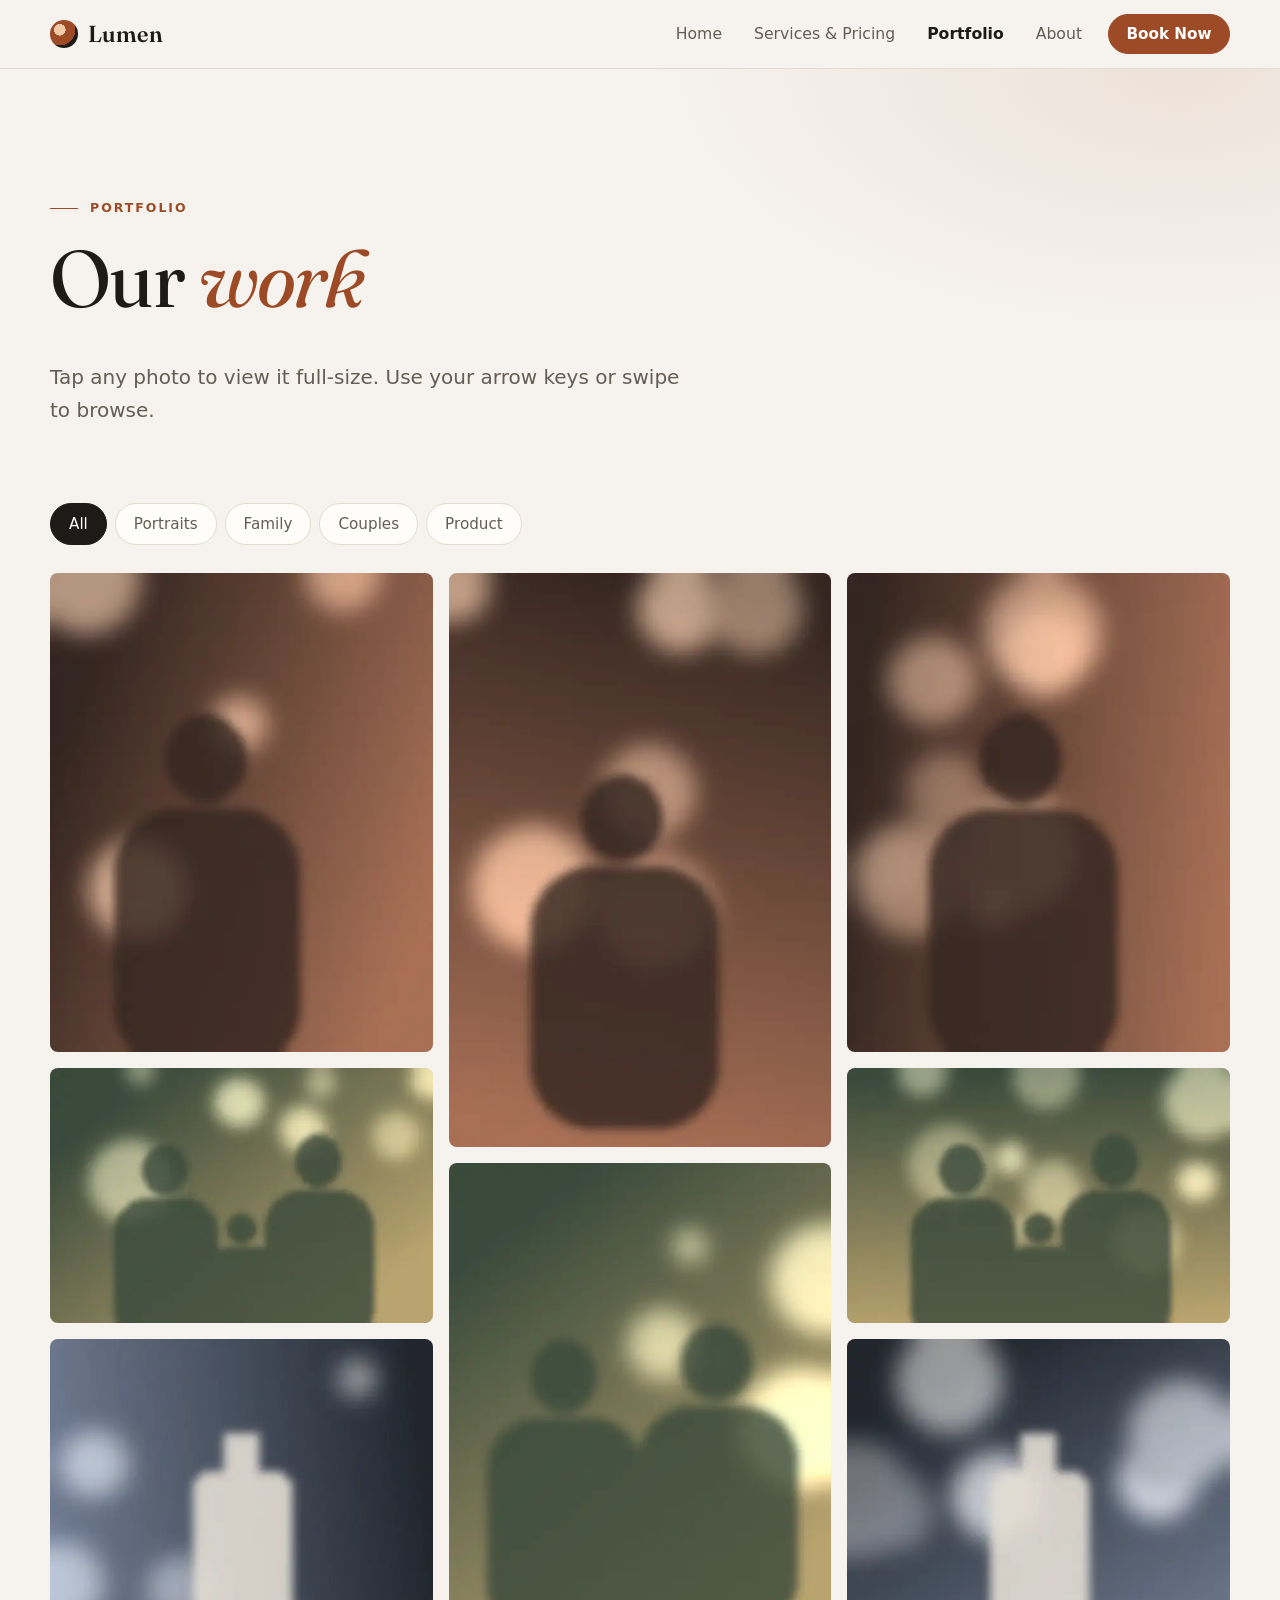
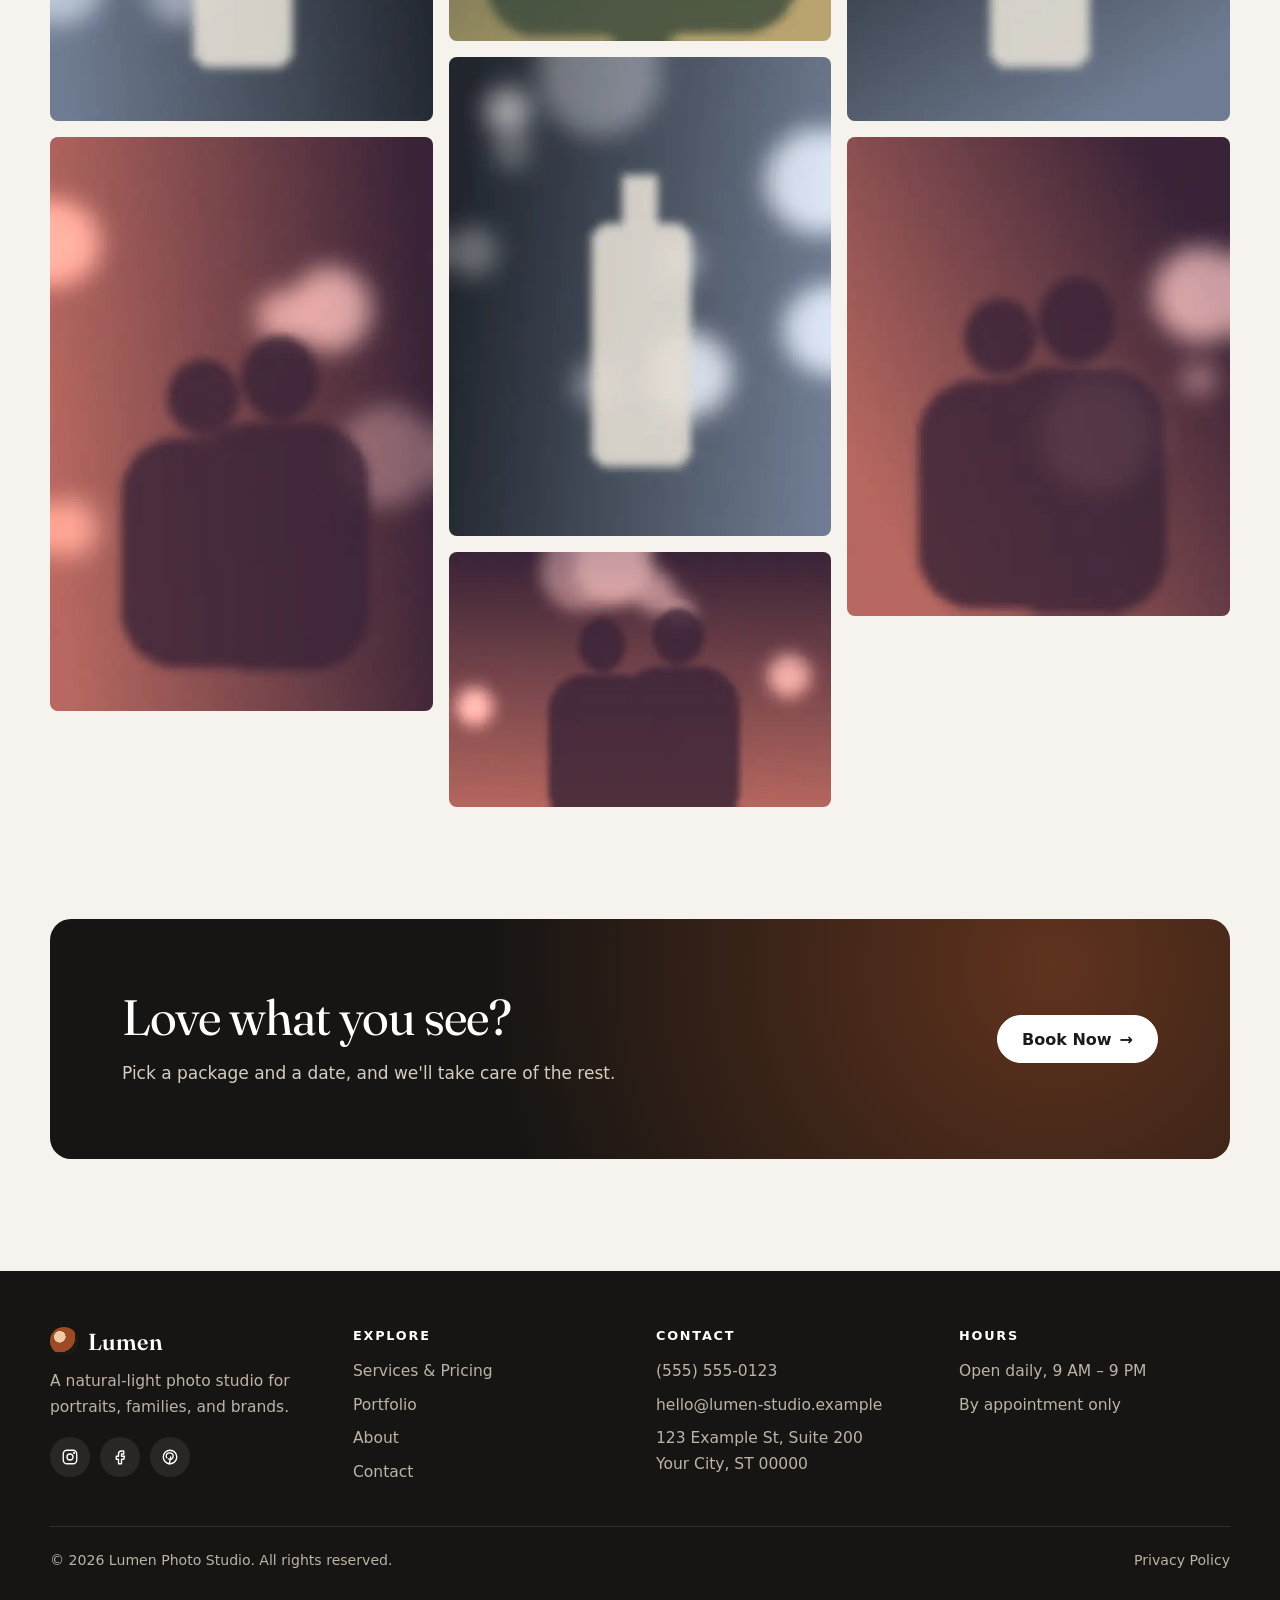
<file: gallery.html>
<!doctype html>
<html lang="en-US" class="no-js">
<head>
  <meta charset="utf-8">
  <meta name="viewport" content="width=device-width, initial-scale=1">
  <title>Portfolio | Lumen Photo Studio</title>
  <meta name="description" content="Browse the Lumen Photo Studio portfolio: headshots, family portraits, engagement sessions, and product photography.">
  <meta property="og:locale" content="en_US">
  <meta property="og:title" content="Portfolio | Lumen Photo Studio">
  <meta property="og:image" content="assets/img/og-image.jpg">
  <meta name="theme-color" content="#171513">
  <link rel="preload" href="assets/fonts/fraunces-normal.woff2" as="font" type="font/woff2" crossorigin>
  <link rel="icon" href="favicon.svg" type="image/svg+xml">
  <script>document.documentElement.className = 'js';</script>
  <link rel="stylesheet" href="assets/css/styles.css">
  <script src="assets/js/main.js" defer></script>
</head>
<body>

  <a class="skip-link" href="#main">Skip to content</a>

  <header class="site-header">
    <div class="container header-inner">
      <a href="index.html" class="logo" aria-label="Lumen home"><span class="logo-mark" aria-hidden="true"></span>Lumen</a>
      <button class="nav-toggle" type="button" aria-expanded="false" aria-controls="site-nav" aria-label="Open menu"><span></span></button>
      <nav id="site-nav" class="site-nav" aria-label="Main">
        <ul>
          <li><a href="index.html">Home</a></li>
          <li><a href="services.html">Services &amp; Pricing</a></li>
          <li><a href="gallery.html" aria-current="page">Portfolio</a></li>
          <li><a href="about.html">About</a></li>
          <li><a href="contact.html" class="btn btn-sm">Book Now</a></li>
        </ul>
      </nav>
    </div>
  </header>

  <main id="main">
    <section class="page-hero">
      <div class="container">
        <span class="eyebrow">Portfolio</span>
        <h1>Our <em>work</em></h1>
        <p class="lead">Tap any photo to view it full-size. Use your arrow keys or swipe to browse.</p>
      </div>
    </section>

    <section class="section" style="padding-top:0">
      <div class="container">
        <div class="filters" role="group" aria-label="Filter by category" data-filters hidden>
          <button type="button" class="filter-btn" data-filter="all" aria-pressed="true">All</button>
          <button type="button" class="filter-btn" data-filter="portrait" aria-pressed="false">Portraits</button>
          <button type="button" class="filter-btn" data-filter="family" aria-pressed="false">Family</button>
          <button type="button" class="filter-btn" data-filter="couple" aria-pressed="false">Couples</button>
          <button type="button" class="filter-btn" data-filter="product" aria-pressed="false">Product</button>
        </div>
        <p class="visually-hidden" aria-live="polite" data-gallery-status></p>

        <div class="gallery" data-gallery>
          <figure class="gallery-item" data-category="portrait"><a href="assets/img/portrait-1-lg.webp" data-full="assets/img/portrait-1-lg.webp"><img src="assets/img/portrait-1-sm.webp" width="600" height="750" alt="Studio portrait of a woman" loading="lazy" decoding="async"></a><figcaption>Golden Hour Portrait</figcaption></figure>
          <figure class="gallery-item" data-category="family"><a href="assets/img/family-1-lg.webp" data-full="assets/img/family-1-lg.webp"><img src="assets/img/family-1-sm.webp" width="600" height="400" alt="Family of three" loading="lazy" decoding="async"></a><figcaption>The Walker Family</figcaption></figure>
          <figure class="gallery-item" data-category="product"><a href="assets/img/product-1-lg.webp" data-full="assets/img/product-1-lg.webp"><img src="assets/img/product-1-sm.webp" width="600" height="600" alt="Bottle on a gradient backdrop" loading="lazy" decoding="async"></a><figcaption>Beverage brand catalog</figcaption></figure>
          <figure class="gallery-item" data-category="couple"><a href="assets/img/couple-1-lg.webp" data-full="assets/img/couple-1-lg.webp"><img src="assets/img/couple-1-sm.webp" width="600" height="900" alt="Couple embracing" loading="lazy" decoding="async"></a><figcaption>Anna &amp; Mark's engagement</figcaption></figure>
          <figure class="gallery-item" data-category="portrait"><a href="assets/img/portrait-2-lg.webp" data-full="assets/img/portrait-2-lg.webp"><img src="assets/img/portrait-2-sm.webp" width="600" height="900" alt="Full-length portrait" loading="lazy" decoding="async"></a><figcaption>Personal branding portrait</figcaption></figure>
          <figure class="gallery-item" data-category="family"><a href="assets/img/family-2-lg.webp" data-full="assets/img/family-2-lg.webp"><img src="assets/img/family-2-sm.webp" width="600" height="750" alt="Parents holding their baby" loading="lazy" decoding="async"></a><figcaption>Baby's first birthday</figcaption></figure>
          <figure class="gallery-item" data-category="product"><a href="assets/img/product-2-lg.webp" data-full="assets/img/product-2-lg.webp"><img src="assets/img/product-2-sm.webp" width="600" height="750" alt="Perfume bottle" loading="lazy" decoding="async"></a><figcaption>Fragrance, styled scene</figcaption></figure>
          <figure class="gallery-item" data-category="couple"><a href="assets/img/couple-2-lg.webp" data-full="assets/img/couple-2-lg.webp"><img src="assets/img/couple-2-sm.webp" width="600" height="400" alt="Couple in front of city lights" loading="lazy" decoding="async"></a><figcaption>Anniversary session</figcaption></figure>
          <figure class="gallery-item" data-category="portrait"><a href="assets/img/portrait-3-lg.webp" data-full="assets/img/portrait-3-lg.webp"><img src="assets/img/portrait-3-sm.webp" width="600" height="750" alt="Corporate headshot" loading="lazy" decoding="async"></a><figcaption>Corporate headshot</figcaption></figure>
          <figure class="gallery-item" data-category="family"><a href="assets/img/family-3-lg.webp" data-full="assets/img/family-3-lg.webp"><img src="assets/img/family-3-sm.webp" width="600" height="400" alt="Family in the studio" loading="lazy" decoding="async"></a><figcaption>Holiday mini session</figcaption></figure>
          <figure class="gallery-item" data-category="product"><a href="assets/img/product-3-lg.webp" data-full="assets/img/product-3-lg.webp"><img src="assets/img/product-3-sm.webp" width="600" height="600" alt="Product on a white background" loading="lazy" decoding="async"></a><figcaption>Amazon-ready white background</figcaption></figure>
          <figure class="gallery-item" data-category="couple"><a href="assets/img/couple-3-lg.webp" data-full="assets/img/couple-3-lg.webp"><img src="assets/img/couple-3-sm.webp" width="600" height="750" alt="Couple looking at each other" loading="lazy" decoding="async"></a><figcaption>The proposal</figcaption></figure>
        </div>
      </div>
    </section>

    <section class="section" style="padding-top:0">
      <div class="container">
        <div class="cta">
          <div>
            <h2>Love what you see?</h2>
            <p>Pick a package and a date, and we'll take care of the rest.</p>
          </div>
          <a href="contact.html" class="btn btn-light btn-arrow">Book Now</a>
        </div>
      </div>
    </section>
  </main>

  <footer class="site-footer">
    <div class="container">
      <div class="footer-grid">
        <div>
          <a href="index.html" class="logo"><span class="logo-mark" aria-hidden="true"></span>Lumen</a>
          <p>A natural-light photo studio for portraits, families, and brands.</p>
          <div class="socials">
            <a href="#" aria-label="Instagram"><svg viewBox="0 0 24 24"><rect x="3" y="3" width="18" height="18" rx="5"/><circle cx="12" cy="12" r="4"/><circle cx="17.5" cy="6.5" r=".6"/></svg></a>
            <a href="#" aria-label="Facebook"><svg viewBox="0 0 24 24"><path d="M14 8h3V4h-3a4 4 0 0 0-4 4v3H7v4h3v6h4v-6h3l1-4h-4V8Z"/></svg></a>
            <a href="#" aria-label="Pinterest"><svg viewBox="0 0 24 24"><circle cx="12" cy="12" r="9"/><path d="M11 21.5 13 12"/><path d="M10.2 14.6c.6.4 1.3.6 2 .6 2.4 0 4-1.9 4-4.4 0-2.6-2-4.3-4.6-4.3-2.8 0-4.6 2-4.6 4.4 0 .9.3 1.8.9 2.3"/></svg></a>
          </div>
        </div>
        <div>
          <h2>Explore</h2>
          <ul>
            <li><a href="services.html">Services &amp; Pricing</a></li>
            <li><a href="gallery.html">Portfolio</a></li>
            <li><a href="about.html">About</a></li>
            <li><a href="contact.html">Contact</a></li>
          </ul>
        </div>
        <div>
          <h2>Contact</h2>
          <ul>
            <li><a href="tel:+15555550123">(555) 555-0123</a></li>
            <li><a href="mailto:hello@lumen-studio.example">hello@lumen-studio.example</a></li>
            <li>123 Example St, Suite 200<br>Your City, ST 00000</li>
          </ul>
        </div>
        <div>
          <h2>Hours</h2>
          <ul>
            <li>Open daily, 9 AM – 9 PM</li>
            <li>By appointment only</li>
          </ul>
        </div>
      </div>
      <div class="footer-bottom">
        <span>© <span data-year>2026</span> Lumen Photo Studio. All rights reserved.</span>
        <a href="contact.html#privacy">Privacy Policy</a>
      </div>
    </div>
  </footer>
</body>
</html>
</file>
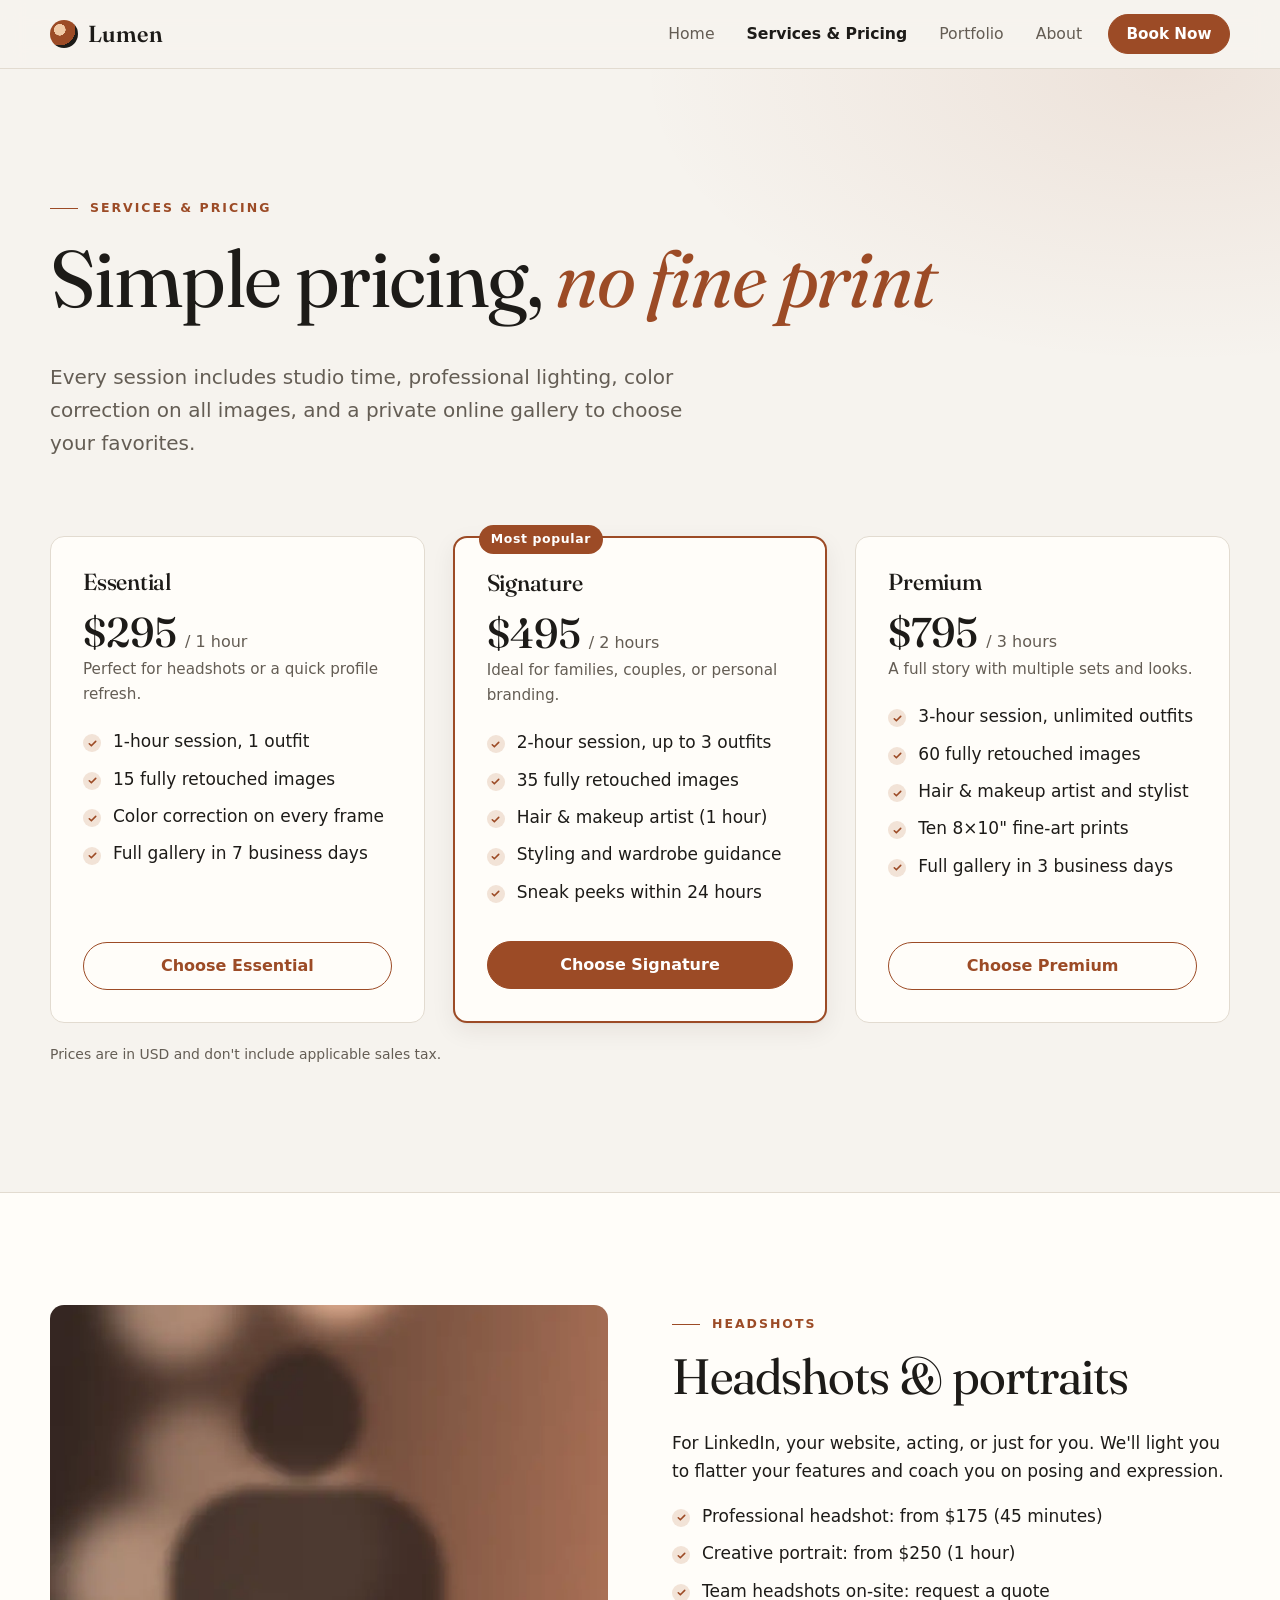
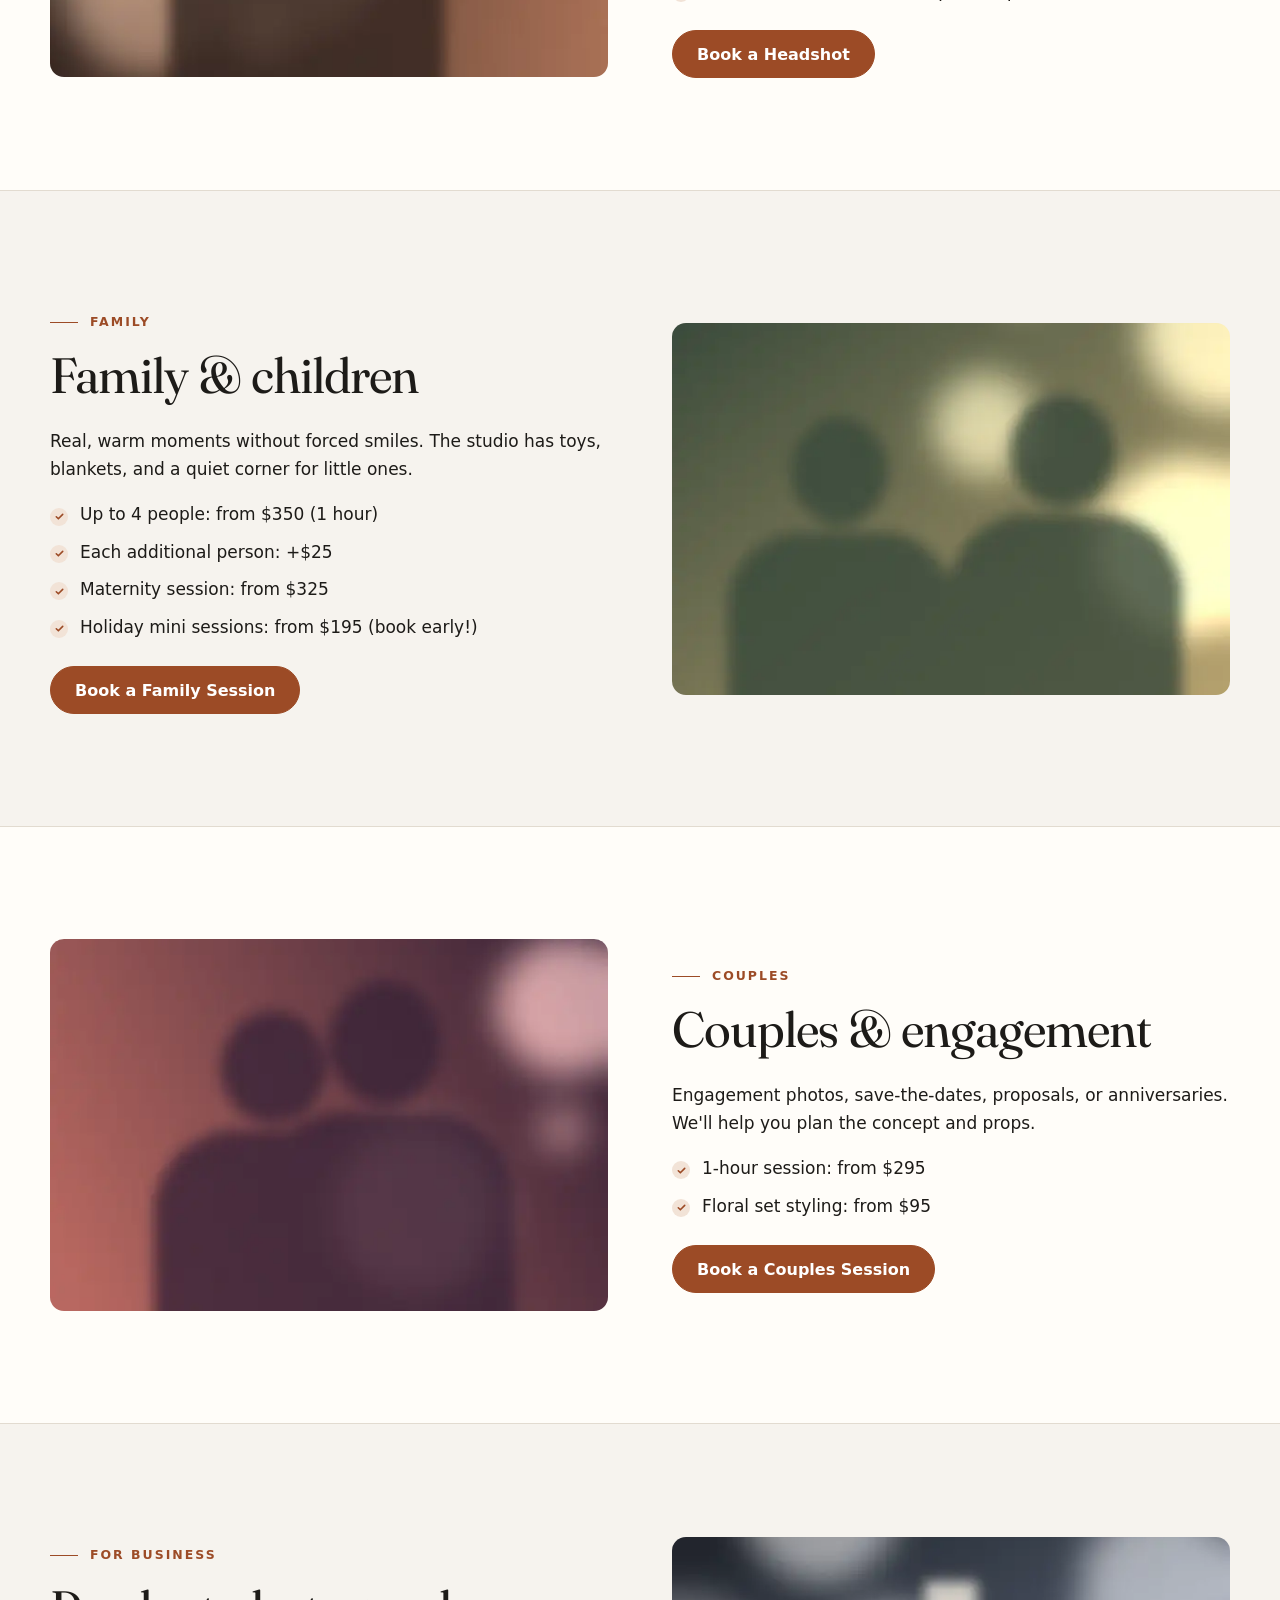
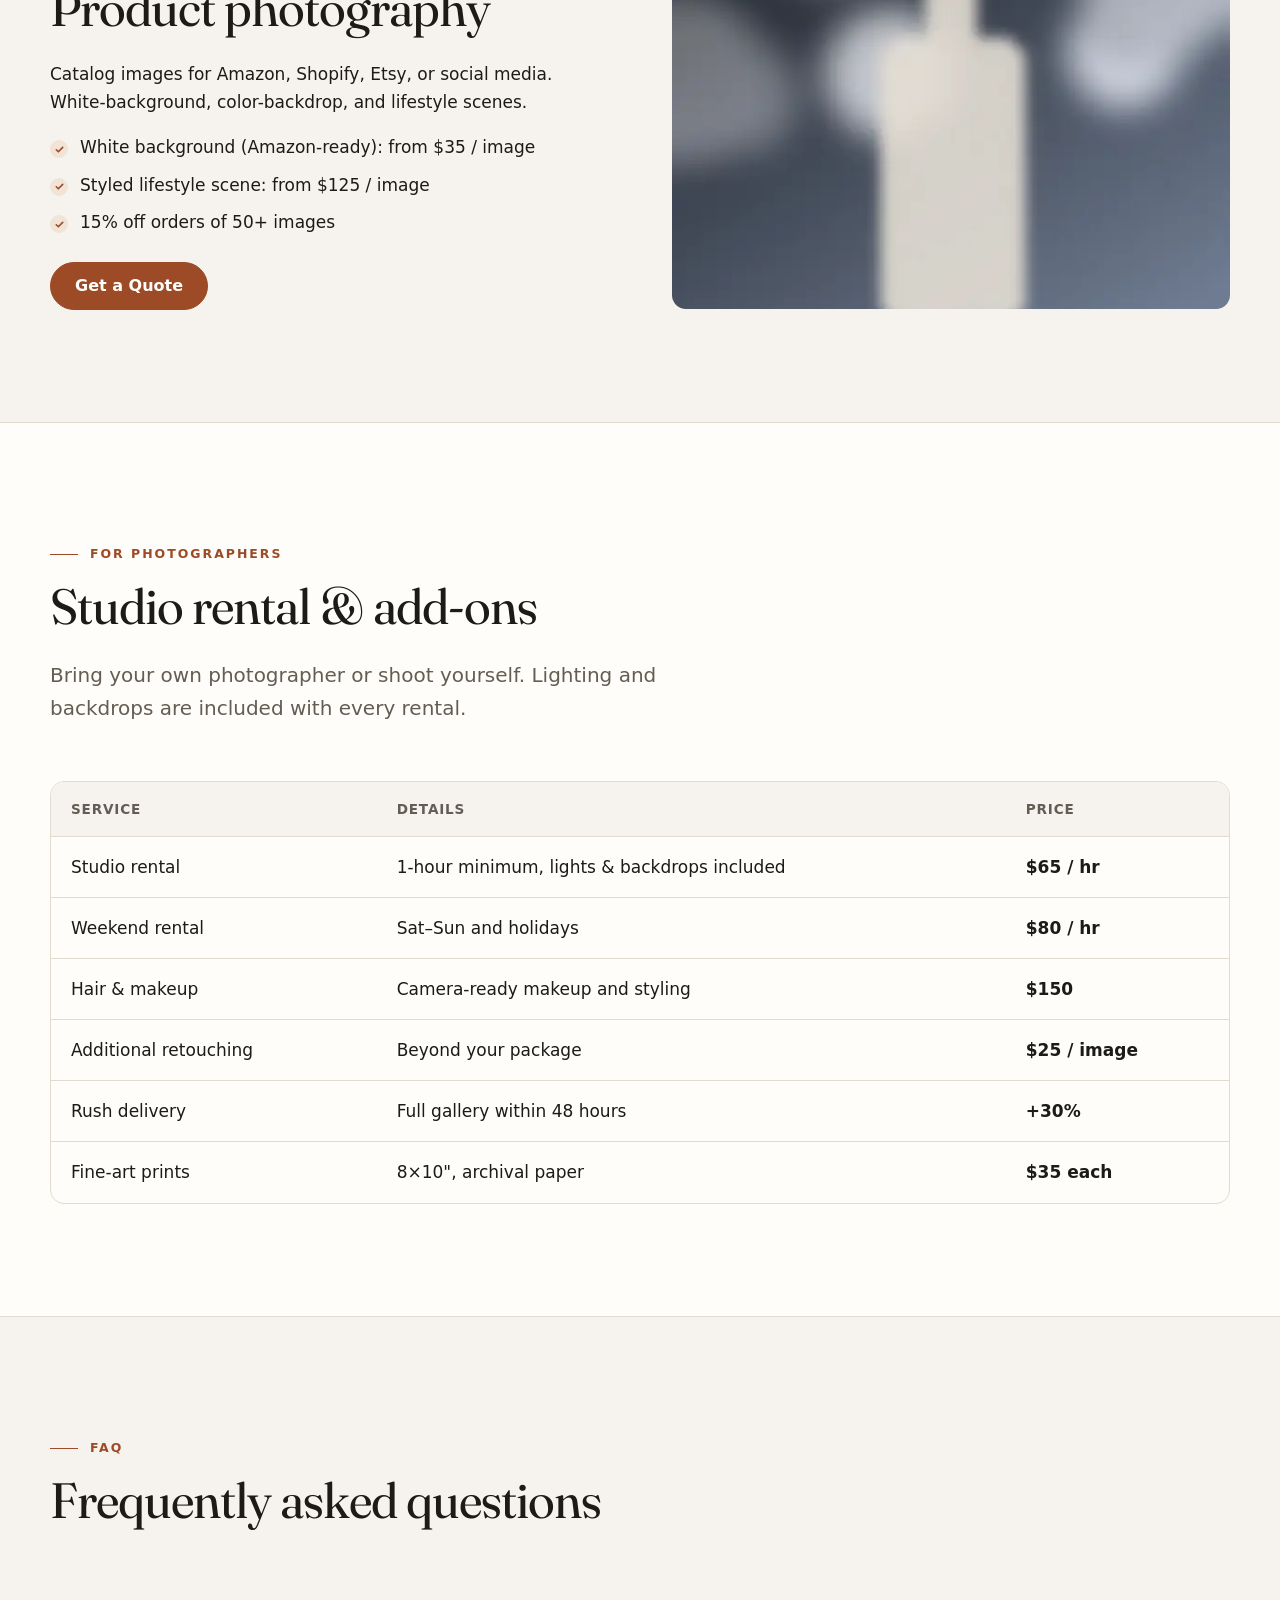
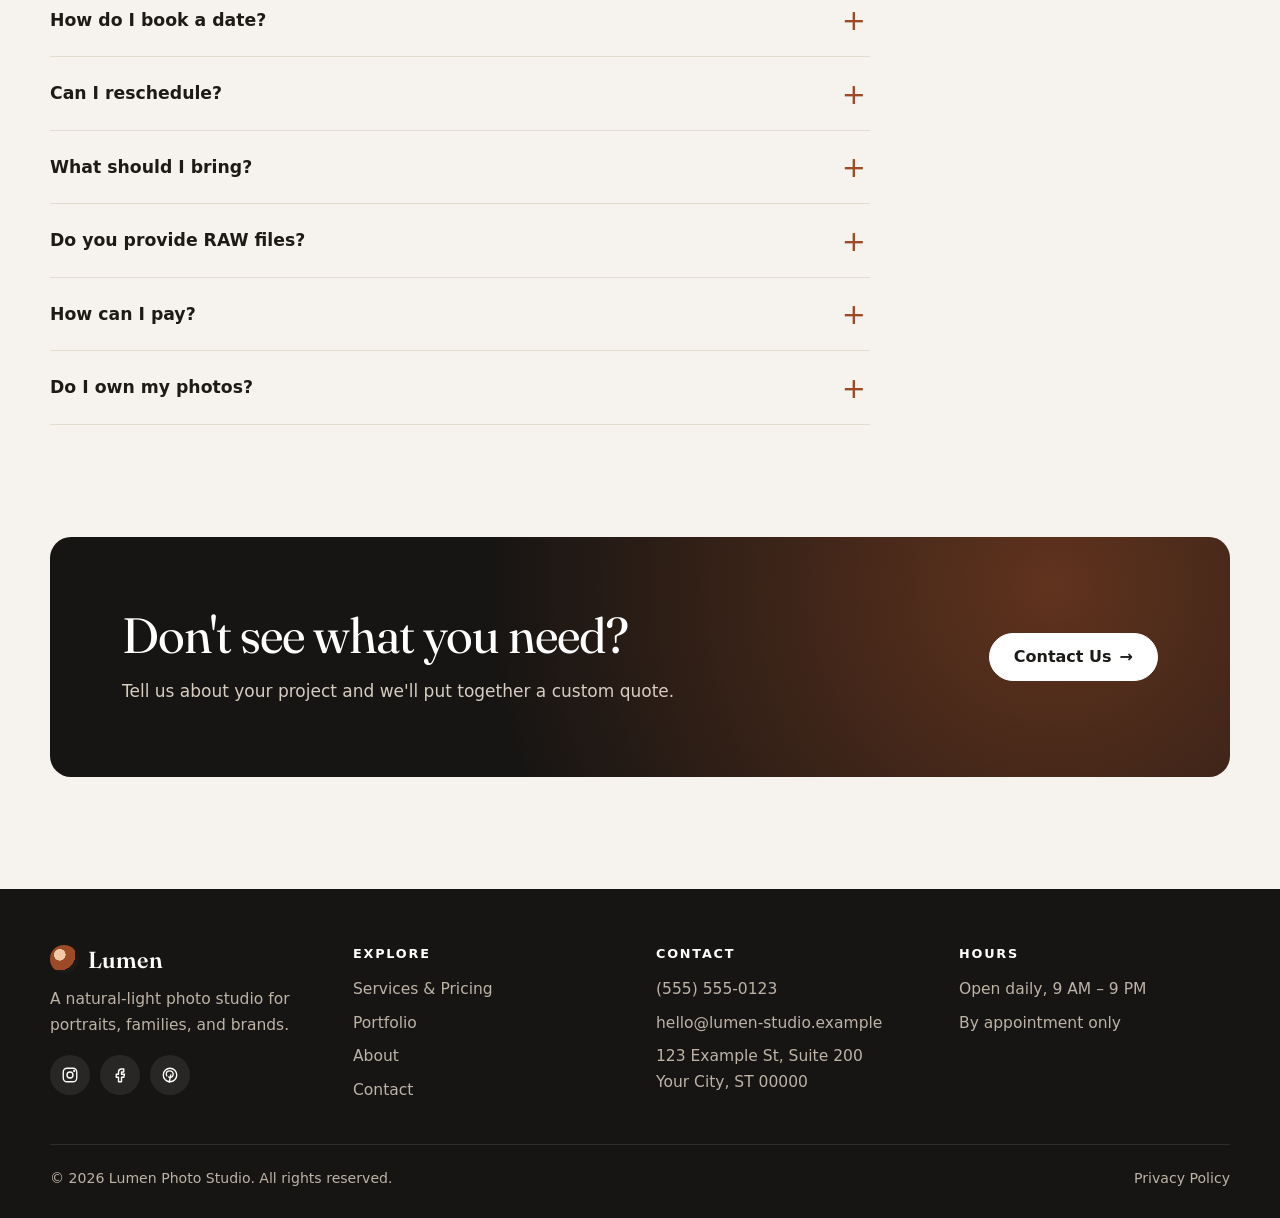
<file: services.html>
<!doctype html>
<html lang="en-US" class="no-js">
<head>
  <meta charset="utf-8">
  <meta name="viewport" content="width=device-width, initial-scale=1">
  <title>Services & Pricing | Lumen Photo Studio</title>
  <meta name="description" content="Transparent pricing for headshots, family portraits, engagement sessions, and product photography. Packages with hair &amp; makeup and retouching, plus hourly studio rental.">
  <meta property="og:locale" content="en_US">
  <meta property="og:title" content="Services & Pricing | Lumen Photo Studio">
  <meta property="og:image" content="assets/img/og-image.jpg">
  <meta name="theme-color" content="#171513">
  <link rel="preload" href="assets/fonts/fraunces-normal.woff2" as="font" type="font/woff2" crossorigin>
  <link rel="icon" href="favicon.svg" type="image/svg+xml">
  <script>document.documentElement.className = 'js';</script>
  <link rel="stylesheet" href="assets/css/styles.css">
  <script src="assets/js/main.js" defer></script>
</head>
<body>

  <a class="skip-link" href="#main">Skip to content</a>

  <header class="site-header">
    <div class="container header-inner">
      <a href="index.html" class="logo" aria-label="Lumen home"><span class="logo-mark" aria-hidden="true"></span>Lumen</a>
      <button class="nav-toggle" type="button" aria-expanded="false" aria-controls="site-nav" aria-label="Open menu"><span></span></button>
      <nav id="site-nav" class="site-nav" aria-label="Main">
        <ul>
          <li><a href="index.html">Home</a></li>
          <li><a href="services.html" aria-current="page">Services &amp; Pricing</a></li>
          <li><a href="gallery.html">Portfolio</a></li>
          <li><a href="about.html">About</a></li>
          <li><a href="contact.html" class="btn btn-sm">Book Now</a></li>
        </ul>
      </nav>
    </div>
  </header>

  <main id="main">
    <section class="page-hero">
      <div class="container">
        <span class="eyebrow">Services &amp; Pricing</span>
        <h1>Simple pricing, <em>no fine print</em></h1>
        <p class="lead">Every session includes studio time, professional lighting, color correction on all images, and a private online gallery to choose your favorites.</p>
      </div>
    </section>

    <section class="section" style="padding-top:0">
      <div class="container">
        <div class="grid grid-3">
          <article class="card price-card reveal">
            <h3>Essential</h3>
            <p class="amount">$295 <small>/ 1 hour</small></p>
            <p class="note">Perfect for headshots or a quick profile refresh.</p>
            <ul class="check-list">
              <li>1-hour session, 1 outfit</li>
              <li>15 fully retouched images</li>
              <li>Color correction on every frame</li>
              <li>Full gallery in 7 business days</li>
            </ul>
            <a href="contact.html?service=portrait&amp;package=essential" class="btn btn-outline">Choose Essential</a>
          </article>
          <article class="card price-card featured reveal">
            <span class="badge">Most popular</span>
            <h3>Signature</h3>
            <p class="amount">$495 <small>/ 2 hours</small></p>
            <p class="note">Ideal for families, couples, or personal branding.</p>
            <ul class="check-list">
              <li>2-hour session, up to 3 outfits</li>
              <li>35 fully retouched images</li>
              <li>Hair &amp; makeup artist (1 hour)</li>
              <li>Styling and wardrobe guidance</li>
              <li>Sneak peeks within 24 hours</li>
            </ul>
            <a href="contact.html?service=family&amp;package=signature" class="btn">Choose Signature</a>
          </article>
          <article class="card price-card reveal">
            <h3>Premium</h3>
            <p class="amount">$795 <small>/ 3 hours</small></p>
            <p class="note">A full story with multiple sets and looks.</p>
            <ul class="check-list">
              <li>3-hour session, unlimited outfits</li>
              <li>60 fully retouched images</li>
              <li>Hair &amp; makeup artist and stylist</li>
              <li>Ten 8×10" fine-art prints</li>
              <li>Full gallery in 3 business days</li>
            </ul>
            <a href="contact.html?service=other&amp;package=premium" class="btn btn-outline">Choose Premium</a>
          </article>
        </div>
        <p class="hint" style="margin-top:20px">Prices are in USD and don't include applicable sales tax.</p>
      </div>
    </section>

    <section class="section section-alt">
      <div class="container">
        <div class="split reveal" id="portrait">
          <img src="assets/img/portrait-3-lg.webp" srcset="assets/img/portrait-3-sm.webp 600w, assets/img/portrait-3-lg.webp 1400w" sizes="(min-width: 900px) 560px, 100vw" width="1400" height="1750" alt="Headshots &amp; portraits" loading="lazy" decoding="async">
          <div>
            <span class="eyebrow">Headshots</span>
            <h2>Headshots &amp; portraits</h2>
            <p>For LinkedIn, your website, acting, or just for you. We'll light you to flatter your features and coach you on posing and expression.</p>
            <ul class="check-list">
              <li>Professional headshot: from $175 (45 minutes)</li>
              <li>Creative portrait: from $250 (1 hour)</li>
              <li>Team headshots on-site: request a quote</li>
            </ul>
            <a href="contact.html?service=portrait" class="btn">Book a Headshot</a>
          </div>
        </div>
      </div>
    </section>
    <section class="section">
      <div class="container">
        <div class="split reverse reveal" id="family">
          <img src="assets/img/family-2-lg.webp" srcset="assets/img/family-2-sm.webp 600w, assets/img/family-2-lg.webp 1400w" sizes="(min-width: 900px) 560px, 100vw" width="1400" height="1750" alt="Family &amp; children" loading="lazy" decoding="async">
          <div>
            <span class="eyebrow">Family</span>
            <h2>Family &amp; children</h2>
            <p>Real, warm moments without forced smiles. The studio has toys, blankets, and a quiet corner for little ones.</p>
            <ul class="check-list">
              <li>Up to 4 people: from $350 (1 hour)</li>
              <li>Each additional person: +$25</li>
              <li>Maternity session: from $325</li>
              <li>Holiday mini sessions: from $195 (book early!)</li>
            </ul>
            <a href="contact.html?service=family" class="btn">Book a Family Session</a>
          </div>
        </div>
      </div>
    </section>
    <section class="section section-alt">
      <div class="container">
        <div class="split reveal" id="couple">
          <img src="assets/img/couple-3-lg.webp" srcset="assets/img/couple-3-sm.webp 600w, assets/img/couple-3-lg.webp 1400w" sizes="(min-width: 900px) 560px, 100vw" width="1400" height="1750" alt="Couples &amp; engagement" loading="lazy" decoding="async">
          <div>
            <span class="eyebrow">Couples</span>
            <h2>Couples &amp; engagement</h2>
            <p>Engagement photos, save-the-dates, proposals, or anniversaries. We'll help you plan the concept and props.</p>
            <ul class="check-list">
              <li>1-hour session: from $295</li>
              <li>Floral set styling: from $95</li>
            </ul>
            <a href="contact.html?service=couple" class="btn">Book a Couples Session</a>
          </div>
        </div>
      </div>
    </section>
    <section class="section">
      <div class="container">
        <div class="split reverse reveal" id="product">
          <img src="assets/img/product-3-lg.webp" srcset="assets/img/product-3-sm.webp 600w, assets/img/product-3-lg.webp 1400w" sizes="(min-width: 900px) 560px, 100vw" width="1400" height="1400" alt="Product photography" loading="lazy" decoding="async">
          <div>
            <span class="eyebrow">For business</span>
            <h2>Product photography</h2>
            <p>Catalog images for Amazon, Shopify, Etsy, or social media. White-background, color-backdrop, and lifestyle scenes.</p>
            <ul class="check-list">
              <li>White background (Amazon-ready): from $35 / image</li>
              <li>Styled lifestyle scene: from $125 / image</li>
              <li>15% off orders of 50+ images</li>
            </ul>
            <a href="contact.html?service=product" class="btn">Get a Quote</a>
          </div>
        </div>
      </div>
    </section>

    <section class="section section-alt" id="rent">
      <div class="container">
        <div class="section-head">
          <span class="eyebrow">For photographers</span>
          <h2>Studio rental &amp; add-ons</h2>
          <p class="lead">Bring your own photographer or shoot yourself. Lighting and backdrops are included with every rental.</p>
        </div>
        <div class="table-wrap reveal">
          <table class="price-table">
            <thead><tr><th scope="col">Service</th><th scope="col">Details</th><th scope="col">Price</th></tr></thead>
            <tbody>
              <tr><td>Studio rental</td><td>1-hour minimum, lights &amp; backdrops included</td><td>$65 / hr</td></tr>
              <tr><td>Weekend rental</td><td>Sat–Sun and holidays</td><td>$80 / hr</td></tr>
              <tr><td>Hair &amp; makeup</td><td>Camera-ready makeup and styling</td><td>$150</td></tr>
              <tr><td>Additional retouching</td><td>Beyond your package</td><td>$25 / image</td></tr>
              <tr><td>Rush delivery</td><td>Full gallery within 48 hours</td><td>+30%</td></tr>
              <tr><td>Fine-art prints</td><td>8×10", archival paper</td><td>$35 each</td></tr>
            </tbody>
          </table>
        </div>
      </div>
    </section>

    <section class="section">
      <div class="container">
        <div class="section-head">
          <span class="eyebrow">FAQ</span>
          <h2>Frequently asked questions</h2>
        </div>
        <div class="faq">
          <details>
            <summary>How do I book a date?</summary>
            <p>Send a request on our Contact page or give us a call. Your date is reserved once we receive a 30% non-refundable retainer.</p>
          </details>
          <details>
            <summary>Can I reschedule?</summary>
            <p>Yes. Reschedule for free with at least 48 hours' notice. With later notice, your retainer can still be applied to a new date within 3 months.</p>
          </details>
          <details>
            <summary>What should I bring?</summary>
            <p>Two or three outfits without large logos, comfortable shoes, and a good mood. We'll email you a full prep guide a week before your session.</p>
          </details>
          <details>
            <summary>Do you provide RAW files?</summary>
            <p>You'll receive every color-corrected image in your online gallery. RAW files aren't included, since editing is part of our signature style.</p>
          </details>
          <details>
            <summary>How can I pay?</summary>
            <p>All major credit and debit cards, Apple Pay, Zelle, or cash at the studio. We invoice businesses with Net 15 terms.</p>
          </details>
          <details>
            <summary>Do I own my photos?</summary>
            <p>You get a personal-use print release for all delivered images. Businesses receive a commercial license for product and branding photos.</p>
          </details>
        </div>
      </div>
    </section>

    <section class="section" style="padding-top:0">
      <div class="container">
        <div class="cta">
          <div>
            <h2>Don't see what you need?</h2>
            <p>Tell us about your project and we'll put together a custom quote.</p>
          </div>
          <a href="contact.html" class="btn btn-light btn-arrow">Contact Us</a>
        </div>
      </div>
    </section>
  </main>

  <footer class="site-footer">
    <div class="container">
      <div class="footer-grid">
        <div>
          <a href="index.html" class="logo"><span class="logo-mark" aria-hidden="true"></span>Lumen</a>
          <p>A natural-light photo studio for portraits, families, and brands.</p>
          <div class="socials">
            <a href="#" aria-label="Instagram"><svg viewBox="0 0 24 24"><rect x="3" y="3" width="18" height="18" rx="5"/><circle cx="12" cy="12" r="4"/><circle cx="17.5" cy="6.5" r=".6"/></svg></a>
            <a href="#" aria-label="Facebook"><svg viewBox="0 0 24 24"><path d="M14 8h3V4h-3a4 4 0 0 0-4 4v3H7v4h3v6h4v-6h3l1-4h-4V8Z"/></svg></a>
            <a href="#" aria-label="Pinterest"><svg viewBox="0 0 24 24"><circle cx="12" cy="12" r="9"/><path d="M11 21.5 13 12"/><path d="M10.2 14.6c.6.4 1.3.6 2 .6 2.4 0 4-1.9 4-4.4 0-2.6-2-4.3-4.6-4.3-2.8 0-4.6 2-4.6 4.4 0 .9.3 1.8.9 2.3"/></svg></a>
          </div>
        </div>
        <div>
          <h2>Explore</h2>
          <ul>
            <li><a href="services.html">Services &amp; Pricing</a></li>
            <li><a href="gallery.html">Portfolio</a></li>
            <li><a href="about.html">About</a></li>
            <li><a href="contact.html">Contact</a></li>
          </ul>
        </div>
        <div>
          <h2>Contact</h2>
          <ul>
            <li><a href="tel:+15555550123">(555) 555-0123</a></li>
            <li><a href="mailto:hello@lumen-studio.example">hello@lumen-studio.example</a></li>
            <li>123 Example St, Suite 200<br>Your City, ST 00000</li>
          </ul>
        </div>
        <div>
          <h2>Hours</h2>
          <ul>
            <li>Open daily, 9 AM – 9 PM</li>
            <li>By appointment only</li>
          </ul>
        </div>
      </div>
      <div class="footer-bottom">
        <span>© <span data-year>2026</span> Lumen Photo Studio. All rights reserved.</span>
        <a href="contact.html#privacy">Privacy Policy</a>
      </div>
    </div>
  </footer>
</body>
</html>
</file>
<file: assets/css/styles.css>
/* =========================================================
   Lumen — фотостудия. Единый файл стилей без зависимостей.
   ========================================================= */

/* Fraunces (SIL OFL 1.1, см. assets/fonts/OFL.txt): урезан до латиницы,
   обычное начертание с переменным весом 400–600, курсив статичный 400. */
@font-face {
  font-family: "Fraunces";
  src: url("../fonts/fraunces-normal.woff2") format("woff2");
  font-weight: 400 600;
  font-style: normal;
  font-display: swap;
}
@font-face {
  font-family: "Fraunces";
  src: url("../fonts/fraunces-italic.woff2") format("woff2");
  font-weight: 400;
  font-style: italic;
  font-display: swap;
}

:root {
  --bg: #f6f3ee;
  --surface: #fffdf9;
  --ink: #1d1b18;
  --muted: #645d54;
  --line: #e2dbd0;
  --accent: #9c4b26;
  --accent-hover: #823c1c;
  --accent-soft: #f2e3d7;
  --dark: #171513;
  --error: #b42318;
  --error-soft: #fdecea;
  --ok: #1d6b45;
  --ok-soft: #e5f4ec;

  --radius: 14px;
  --radius-sm: 8px;
  --container: 1180px;
  --gutter: clamp(16px, 4vw, 32px);
  --section: clamp(56px, 9vw, 112px);
  --shadow: 0 1px 2px rgb(0 0 0 / .04), 0 8px 24px rgb(40 30 20 / .07);

  --font-sans: system-ui, -apple-system, "Segoe UI", Roboto, "Helvetica Neue", Arial, sans-serif;
  --font-serif: "Fraunces", "Iowan Old Style", "Palatino Linotype", Palatino, Georgia, serif;
  --accent-light: #f0c9a6;
}

/* ---------- База ---------- */
*, *::before, *::after { box-sizing: border-box; }
html { -webkit-text-size-adjust: 100%; scroll-behavior: smooth; }
@media (prefers-reduced-motion: reduce) {
  html { scroll-behavior: auto; }
  *, *::before, *::after { animation: none !important; transition: none !important; }
}
body {
  margin: 0;
  background: var(--bg);
  color: var(--ink);
  font: 400 1.0625rem/1.65 var(--font-sans);
  text-rendering: optimizeLegibility;
}
[hidden] { display: none !important; }
img { display: block; max-width: 100%; height: auto; }
a { color: inherit; }
h1, h2, h3 { font-family: var(--font-serif); font-weight: 400; line-height: 1.08; margin: 0 0 .5em; letter-spacing: -.02em; text-wrap: balance; }
h1 { font-size: clamp(2.5rem, 6.4vw, 5rem); }
h2 { font-size: clamp(2rem, 4.2vw, 3.1rem); }
h3 { font-size: 1.45rem; font-weight: 500; letter-spacing: -.01em; }
h1 em, h2 em { font-style: italic; color: var(--accent); }
.hero h1 em, .section-dark h2 em, .cta h2 em { color: var(--accent-light); }
p { margin: 0 0 1em; }
:focus-visible { outline: 3px solid var(--accent); outline-offset: 3px; border-radius: 4px; }
::selection { background: var(--accent-soft); }

.container { width: min(100% - 2 * var(--gutter), var(--container)); margin-inline: auto; }
.section { padding-block: var(--section); }
.section-alt { background: var(--surface); border-block: 1px solid var(--line); }
.section-dark { background: var(--dark); color: #f3ede5; }
.section-dark .eyebrow { color: #e0a882; }
.section-head { max-width: 680px; margin-bottom: clamp(32px, 5vw, 56px); }
.section-head.center { margin-inline: auto; text-align: center; }
.eyebrow { display: inline-flex; align-items: center; gap: 12px; font-size: .78rem; font-weight: 600; letter-spacing: .16em; text-transform: uppercase; color: var(--accent); margin-bottom: 1rem; }
.eyebrow::before { content: ""; width: 28px; height: 1px; background: currentColor; flex: none; }
.lead { font-size: clamp(1.1rem, 2vw, 1.25rem); color: var(--muted); }
.section-dark .lead { color: #cbc2b6; }
.visually-hidden { position: absolute !important; width: 1px; height: 1px; padding: 0; margin: -1px; overflow: hidden; clip: rect(0 0 0 0); white-space: nowrap; border: 0; }

.skip-link { position: absolute; left: 12px; top: -60px; z-index: 100; background: var(--ink); color: #fff; padding: 10px 16px; border-radius: var(--radius-sm); text-decoration: none; }
.skip-link:focus { top: 12px; }

/* ---------- Кнопки ---------- */
.btn {
  display: inline-flex; align-items: center; justify-content: center; gap: .5em;
  min-height: 48px; padding: .7em 1.5em;
  border: 1.5px solid var(--accent); border-radius: 999px;
  background: var(--accent); color: #fff;
  font: 600 1rem/1.2 var(--font-sans); text-decoration: none; cursor: pointer;
  transition: background .2s, border-color .2s, color .2s, transform .2s;
}
.btn:hover { background: var(--accent-hover); border-color: var(--accent-hover); }
.btn:active { transform: translateY(1px); }
.btn-outline { background: transparent; color: var(--accent); }
.btn-outline:hover { background: var(--accent); color: #fff; }
.btn-light { background: #fff; border-color: #fff; color: var(--ink); }
.btn-light:hover { background: var(--accent-soft); border-color: var(--accent-soft); }
.btn-ghost-light { background: transparent; border-color: rgb(255 255 255 / .6); color: #fff; }
.btn-ghost-light:hover { background: rgb(255 255 255 / .12); border-color: #fff; }
.btn-sm { min-height: 40px; padding: .5em 1.15em; font-size: .95rem; }
.btn[disabled] { opacity: .65; cursor: progress; }
.btn-row { display: flex; flex-wrap: wrap; gap: 12px; }

/* ---------- Шапка ---------- */
.site-header {
  position: sticky; top: 0; z-index: 50;
  background: rgb(246 243 238 / .88);
  backdrop-filter: saturate(1.4) blur(12px);
  -webkit-backdrop-filter: saturate(1.4) blur(12px);
  border-bottom: 1px solid var(--line);
}
.header-inner { display: flex; align-items: center; justify-content: space-between; gap: 16px; min-height: 68px; }
.logo { display: inline-flex; align-items: center; gap: 10px; font: 600 1.45rem/1 var(--font-serif); text-decoration: none; letter-spacing: .02em; }
.logo-mark { width: 28px; height: 28px; border-radius: 50%; background: radial-gradient(circle at 35% 35%, #f0c9a6 0 22%, var(--accent) 23% 60%, var(--ink) 61%); }

.site-nav ul { list-style: none; margin: 0; padding: 0; display: flex; align-items: center; gap: 4px; }
.site-nav a:not(.btn) { display: block; padding: 10px 14px; border-radius: 999px; text-decoration: none; font-size: .98rem; color: var(--muted); transition: color .2s, background .2s; }
.site-nav a:not(.btn):hover { color: var(--ink); background: rgb(0 0 0 / .04); }
.site-nav a[aria-current="page"]:not(.btn) { color: var(--ink); font-weight: 600; }
.site-nav li:last-child { margin-left: 8px; }

.nav-toggle { display: none; width: 48px; height: 48px; margin-right: -10px; border: 0; background: none; cursor: pointer; border-radius: var(--radius-sm); }
.nav-toggle span, .nav-toggle span::before, .nav-toggle span::after { display: block; width: 24px; height: 2px; margin: auto; background: var(--ink); border-radius: 2px; position: relative; transition: transform .25s, background .25s; }
.nav-toggle span::before, .nav-toggle span::after { content: ""; position: absolute; left: 0; }
.nav-toggle span::before { top: -7px; }
.nav-toggle span::after { top: 7px; }
.nav-toggle[aria-expanded="true"] span { background: transparent; }
.nav-toggle[aria-expanded="true"] span::before { transform: translateY(7px) rotate(45deg); }
.nav-toggle[aria-expanded="true"] span::after { transform: translateY(-7px) rotate(-45deg); }

@media (max-width: 880px) {
  .js .nav-toggle { display: block; }
  .site-nav ul { flex-wrap: wrap; }
  .js .site-nav {
    position: absolute; inset: 100% 0 auto 0;
    background: var(--bg); border-bottom: 1px solid var(--line);
    box-shadow: 0 16px 32px rgb(0 0 0 / .08);
    padding: 8px var(--gutter) 20px;
    display: none;
  }
  .js .site-nav.is-open { display: block; }
  .js .site-nav ul { flex-direction: column; align-items: stretch; gap: 2px; }
  .js .site-nav a:not(.btn) { padding: 14px 12px; font-size: 1.05rem; border-radius: var(--radius-sm); }
  .js .site-nav li:last-child { margin: 12px 0 0; }
  .js .site-nav .btn { width: 100%; min-height: 50px; }
  .no-js .header-inner { flex-wrap: wrap; padding-block: 10px; }
}

/* Прозрачная шапка поверх hero (только главная, только с JS).
   Становится обычной после прокрутки или при открытом мобильном меню. */
.has-hero .site-header { position: fixed; inset: 0 0 auto 0; }
.site-header { transition: background-color .35s, border-color .35s, backdrop-filter .35s; }
.js .site-header.is-transparent { background: transparent; border-bottom-color: transparent; backdrop-filter: none; -webkit-backdrop-filter: none; }
.js .site-header.is-transparent .logo { color: #fff; }
.js .site-header.is-transparent .logo-mark { background: radial-gradient(circle at 35% 35%, var(--accent-light) 0 22%, var(--accent) 23% 60%, #fff 61%); }
.js .site-header.is-transparent .site-nav a:not(.btn) { color: rgb(255 255 255 / .82); }
.js .site-header.is-transparent .site-nav a:not(.btn):hover,
.js .site-header.is-transparent .site-nav a[aria-current="page"]:not(.btn) { color: #fff; background: rgb(255 255 255 / .12); }
.js .site-header.is-transparent .nav-toggle span,
.js .site-header.is-transparent .nav-toggle span::before,
.js .site-header.is-transparent .nav-toggle span::after { background: #fff; }

/* ---------- Hero ---------- */
.hero { position: relative; min-height: min(92vh, 820px); display: grid; align-items: end; color: #fff; isolation: isolate; overflow: hidden; background: var(--dark); }
.hero-media, .hero-media img { position: absolute; inset: 0; width: 100%; height: 100%; object-fit: cover; z-index: -2; }
.hero-media img { animation: hero-zoom 18s cubic-bezier(.2, .6, .2, 1) both; transform-origin: 60% 40%; }
@keyframes hero-zoom { from { transform: scale(1.1); } to { transform: scale(1); } }
.hero::after { content: ""; position: absolute; inset: 0; z-index: -1; background: linear-gradient(180deg, rgb(10 8 6 / .5) 0%, rgb(10 8 6 / .08) 24%, rgb(10 8 6 / .3) 52%, rgb(10 8 6 / .85) 100%); }
.hero-content { padding-block: clamp(120px, 16vw, 180px) clamp(56px, 8vw, 104px); max-width: 820px; }
.hero-content > * { animation: rise .9s cubic-bezier(.2, .7, .2, 1) both; }
.hero-content > :nth-child(2) { animation-delay: .1s; }
.hero-content > :nth-child(3) { animation-delay: .2s; }
.hero-content > :nth-child(4) { animation-delay: .3s; }
@keyframes rise { from { opacity: 0; transform: translateY(22px); } }
.hero .eyebrow { color: var(--accent-light); }
.hero p.lead { color: #eae2d8; max-width: 580px; margin-bottom: 2.2rem; }

.page-hero { padding-block: clamp(64px, 10vw, 120px) clamp(32px, 5vw, 56px); background: radial-gradient(ellipse 60% 90% at 92% 0%, rgb(156 75 38 / .1), transparent 70%); }
.page-hero p { max-width: 640px; }

/* Кнопка со стрелкой */
.btn-arrow::after { content: "→"; transition: transform .25s; }
.btn-arrow:hover::after { transform: translateX(4px); }

/* ---------- Сетки и карточки ---------- */
.grid { display: grid; gap: clamp(16px, 2.5vw, 28px); }
.grid-2 { grid-template-columns: repeat(auto-fit, minmax(min(100%, 420px), 1fr)); }
.grid-3 { grid-template-columns: repeat(auto-fit, minmax(min(100%, 290px), 1fr)); }
.grid-4 { grid-template-columns: repeat(auto-fit, minmax(min(100%, 220px), 1fr)); }

.card { background: var(--surface); border: 1px solid var(--line); border-radius: var(--radius); padding: clamp(22px, 3vw, 32px); }
.card h3 { margin-bottom: .4em; }
.card p:last-child { margin-bottom: 0; }
.card-icon { width: 48px; height: 48px; display: grid; place-items: center; border-radius: 12px; background: var(--accent-soft); color: var(--accent); margin-bottom: 18px; }
.card-icon svg { width: 24px; height: 24px; }

.service-card { display: flex; flex-direction: column; overflow: hidden; padding: 0; text-decoration: none; transition: transform .25s, box-shadow .25s; }
.service-card:hover { transform: translateY(-4px); box-shadow: var(--shadow); }
.service-card img { aspect-ratio: 4 / 3; object-fit: cover; width: 100%; }
.service-card .card-body { padding: 22px 24px 26px; }
.service-card .price { color: var(--accent); font-weight: 600; }

.stats { display: grid; grid-template-columns: repeat(auto-fit, minmax(140px, 1fr)); gap: 24px; }
.stat strong { display: block; font: 500 clamp(2.2rem, 5vw, 3.2rem)/1 var(--font-serif); color: var(--accent); margin-bottom: 6px; }
.section-dark .stat strong { color: #f0c9a6; }
.stat span { color: var(--muted); font-size: .95rem; }
.section-dark .stat span { color: #bdb3a6; }

.split { display: grid; gap: clamp(28px, 5vw, 72px); align-items: center; grid-template-columns: 1fr; }
@media (min-width: 900px) { .split { grid-template-columns: 1fr 1fr; } .split.reverse > :first-child { order: 2; } }
.split img { border-radius: var(--radius); width: 100%; aspect-ratio: 3 / 2; object-fit: cover; }

.check-list { list-style: none; padding: 0; margin: 0 0 1.5em; }
.check-list li { position: relative; padding-left: 30px; margin-bottom: .55em; }
.check-list li::before { content: ""; position: absolute; left: 0; top: .42em; width: 18px; height: 18px; border-radius: 50%; background: var(--accent-soft) url("data:image/svg+xml,%3Csvg xmlns='http://www.w3.org/2000/svg' viewBox='0 0 24 24' fill='none' stroke='%239c4b26' stroke-width='3.5' stroke-linecap='round' stroke-linejoin='round'%3E%3Cpath d='M5 12.5l4.5 4.5L19 7.5'/%3E%3C/svg%3E") center / 11px no-repeat; }

/* Отзывы */
.review { display: flex; flex-direction: column; gap: 18px; }
.review { margin: 0; }
.review blockquote { margin: 0; font: 400 1.18rem/1.55 var(--font-serif); }
.review blockquote::before { content: "“"; display: block; height: .5em; margin-bottom: .15em; font: italic 400 4.2rem/1 var(--font-serif); color: var(--accent); opacity: .85; }
.review figcaption { display: flex; align-items: center; gap: 12px; margin-top: auto; color: var(--muted); font-size: .95rem; }
.review figcaption strong { color: var(--ink); display: block; }
.avatar { width: 44px; height: 44px; border-radius: 50%; background: var(--accent-soft); color: var(--accent); display: grid; place-items: center; font-weight: 700; flex: none; }
.stars { color: #c98a2e; letter-spacing: 2px; }

/* Цены */
.price-card { position: relative; display: flex; flex-direction: column; }
.price-card.featured { border: 2px solid var(--accent); box-shadow: var(--shadow); }
.price-card .badge { position: absolute; top: -13px; left: 24px; background: var(--accent); color: #fff; font-size: .78rem; font-weight: 600; letter-spacing: .05em; padding: 4px 12px; border-radius: 999px; }
.price-card .amount { font: 500 2.6rem/1 var(--font-serif); margin: 8px 0 4px; }
.price-card .amount small { font: 400 1rem var(--font-sans); color: var(--muted); }
.price-card .note { color: var(--muted); font-size: .95rem; margin-bottom: 20px; }
.price-card .check-list { flex: 1; }

.table-wrap { overflow-x: auto; border: 1px solid var(--line); border-radius: var(--radius); background: var(--surface); }
.price-table { width: 100%; border-collapse: collapse; min-width: 480px; }
.price-table th, .price-table td { padding: 16px 20px; text-align: left; border-bottom: 1px solid var(--line); }
.price-table tr:last-child td { border-bottom: 0; }
.price-table th { font-size: .85rem; letter-spacing: .06em; text-transform: uppercase; color: var(--muted); font-weight: 600; background: var(--bg); }
.price-table td:last-child { font-weight: 600; white-space: nowrap; }

/* FAQ */
.faq { max-width: 820px; }
.faq details { border-bottom: 1px solid var(--line); }
.faq summary { list-style: none; cursor: pointer; padding: 22px 44px 22px 0; position: relative; font-weight: 600; font-size: 1.08rem; }
.faq summary::-webkit-details-marker { display: none; }
.faq summary::after { content: "+"; position: absolute; right: 4px; top: 50%; transform: translateY(-50%); font: 300 1.8rem/1 var(--font-sans); color: var(--accent); transition: transform .2s; }
.faq details[open] summary::after { transform: translateY(-50%) rotate(45deg); }
.faq details p { color: var(--muted); padding-right: 44px; }

/* Команда */
.team-card { text-align: center; }
.team-card img { width: 140px; height: 140px; border-radius: 50%; object-fit: cover; margin: 0 auto 18px; }
.team-card p { color: var(--muted); font-size: .97rem; }
.team-role { color: var(--accent) !important; font-weight: 600; font-size: .9rem !important; margin-bottom: .6em; }

/* CTA */
.cta { border-radius: calc(var(--radius) * 1.5); background: var(--dark) radial-gradient(circle at 85% 20%, rgb(156 75 38 / .55), transparent 55%); color: #fff; padding: clamp(36px, 6vw, 72px); display: grid; gap: 24px; align-items: center; }
@media (min-width: 860px) { .cta { grid-template-columns: 1.4fr auto; } }
.cta h2 { margin-bottom: .3em; }
.cta p { color: #d6ccc0; margin: 0; }

/* ---------- Галерея ---------- */
.filters { display: flex; flex-wrap: wrap; gap: 8px; margin-bottom: 28px; }
.filter-btn { min-height: 42px; padding: 8px 18px; border: 1px solid var(--line); background: var(--surface); color: var(--muted); border-radius: 999px; font: 500 .95rem var(--font-sans); cursor: pointer; transition: all .2s; }
.filter-btn:hover { border-color: var(--ink); color: var(--ink); }
.filter-btn[aria-pressed="true"] { background: var(--ink); border-color: var(--ink); color: #fff; }

.gallery { columns: 3 300px; column-gap: 16px; }
.gallery-item { break-inside: avoid; margin: 0 0 16px; position: relative; border-radius: var(--radius-sm); overflow: hidden; background: var(--line); }
.gallery-item[hidden] { display: none; }
.gallery-item a { display: block; position: relative; }
.gallery-item img { width: 100%; transition: transform .7s cubic-bezier(.2, .7, .2, 1), filter .4s; }
.gallery-item a:hover img { transform: scale(1.05); filter: brightness(.82); }
/* Значок «увеличить» при наведении */
.gallery-item a::after {
  content: ""; position: absolute; top: 50%; left: 50%; width: 52px; height: 52px; margin: -26px 0 0 -26px;
  border-radius: 50%; background: rgb(255 255 255 / .92) url("data:image/svg+xml,%3Csvg xmlns='http://www.w3.org/2000/svg' viewBox='0 0 24 24' fill='none' stroke='%231d1b18' stroke-width='2' stroke-linecap='round'%3E%3Ccircle cx='11' cy='11' r='6'/%3E%3Cpath d='M20 20l-4.5-4.5M11 8.5v5M8.5 11h5'/%3E%3C/svg%3E") center / 22px no-repeat;
  opacity: 0; transform: scale(.7); transition: opacity .3s, transform .3s cubic-bezier(.2, .7, .2, 1); pointer-events: none;
}
.gallery-item a:hover::after, .gallery-item a:focus-visible::after { opacity: 1; transform: none; }
.gallery-item figcaption { position: absolute; inset: auto 0 0 0; padding: 32px 16px 14px; color: #fff; font-size: .92rem; background: linear-gradient(transparent, rgb(0 0 0 / .6)); opacity: 0; transform: translateY(6px); transition: opacity .25s, transform .25s; pointer-events: none; }
.gallery-item a:hover + figcaption, .gallery-item a:focus-visible + figcaption { opacity: 1; transform: none; }
@media (hover: none) { .gallery-item figcaption { opacity: 1; transform: none; } }
/* Превью на главной: редакционная сетка (1 большое фото + 4 малых), без дыр */
.gallery-preview { columns: auto; display: grid; gap: 12px; grid-template-columns: repeat(2, 1fr); }
.gallery-preview .gallery-item { margin: 0; aspect-ratio: 1; }
.gallery-preview .gallery-item:first-child { grid-column: span 2; aspect-ratio: 4 / 3; }
.gallery-preview .gallery-item a, .gallery-preview .gallery-item img { height: 100%; width: 100%; object-fit: cover; }
@media (min-width: 860px) {
  .gallery-preview { gap: 16px; grid-template-columns: 1.25fr 1fr 1fr; grid-auto-rows: clamp(220px, 22vw, 290px); }
  .gallery-preview .gallery-item, .gallery-preview .gallery-item:first-child { aspect-ratio: auto; grid-column: auto; }
  .gallery-preview .gallery-item:first-child { grid-row: span 2; }
}
.section-dark .gallery-item { background: #26221e; }

/* Как проходит съёмка */
.steps { list-style: none; margin: 0; padding: 0; display: grid; gap: clamp(28px, 4vw, 40px); grid-template-columns: repeat(auto-fit, minmax(min(100%, 230px), 1fr)); }
.step { border-top: 1px solid var(--line); padding-top: 24px; }
.step-num { display: block; font: italic 400 3.4rem/1 var(--font-serif); color: var(--accent); margin-bottom: 18px; }
.step h3 { font-size: 1.3rem; }
.step p { color: var(--muted); margin: 0; }
@media (max-width: 600px) {
  .steps { gap: 0; }
  .step { display: grid; grid-template-columns: 64px 1fr; column-gap: 12px; padding-block: 20px; }
  .step-num { grid-row: span 2; font-size: 2.5rem; margin: 0; }
  .step h3 { margin-bottom: .25em; }
}
.gallery-empty { color: var(--muted); }

/* Лайтбокс */
.lightbox { width: 100vw; height: 100vh; height: 100dvh; max-width: none; max-height: none; margin: 0; padding: 0; border: 0; background: rgb(12 10 9 / .96); color: #fff; overflow: hidden; }
.lightbox::backdrop { background: rgb(12 10 9 / .96); }
.lightbox[open] { display: grid; grid-template-rows: auto 1fr auto; animation: lb-in .2s ease-out; }
@keyframes lb-in { from { opacity: 0; } }
.lb-top { display: flex; justify-content: space-between; align-items: center; padding: 12px 16px; font-size: .95rem; color: #cfc6bb; }
.lb-stage { position: relative; display: grid; place-items: center; min-height: 0; padding: 0 clamp(8px, 7vw, 96px); touch-action: pan-y; }
.lb-stage img { max-width: 100%; max-height: 100%; object-fit: contain; border-radius: 4px; user-select: none; -webkit-user-drag: none; box-shadow: 0 30px 80px rgb(0 0 0 / .5); }
.lb-top [data-lb-count] { font-variant-numeric: tabular-nums; letter-spacing: .08em; }
.lb-caption { font-family: var(--font-serif); font-size: 1.1rem; }
.lb-caption { text-align: center; padding: 14px 16px 22px; color: #e6ddd2; min-height: 3.5em; }
.lb-btn { width: 48px; height: 48px; border-radius: 50%; border: 0; background: rgb(255 255 255 / .1); color: #fff; cursor: pointer; display: grid; place-items: center; transition: background .2s; }
.lb-btn:hover { background: rgb(255 255 255 / .22); }
.lb-btn svg { width: 22px; height: 22px; }
.lb-prev, .lb-next { position: absolute; top: 50%; transform: translateY(-50%); }
.lb-prev { left: clamp(8px, 2vw, 28px); }
.lb-next { right: clamp(8px, 2vw, 28px); }
@media (max-width: 600px) { .lb-prev, .lb-next { top: auto; bottom: -58px; transform: none; } .lb-prev { left: 16px; } .lb-next { right: 16px; } .lb-caption { padding-inline: 72px; } }

/* ---------- Форма ---------- */
.contact-layout { display: grid; gap: clamp(28px, 5vw, 56px); }
@media (min-width: 960px) { .contact-layout { grid-template-columns: 1.5fr 1fr; align-items: start; } }
.form { display: grid; gap: 20px; }
.form-row { display: grid; gap: 20px; grid-template-columns: repeat(auto-fit, minmax(min(100%, 240px), 1fr)); }
.field { display: grid; gap: 6px; }
.field label, .field .label { font-weight: 600; font-size: .95rem; }
.req { color: var(--accent); }
.hint { font-size: .87rem; color: var(--muted); }
.input {
  width: 100%; min-height: 50px; padding: 12px 14px;
  border: 1.5px solid var(--line); border-radius: var(--radius-sm);
  background: #fff; color: var(--ink); font: inherit; font-size: 1rem;
  transition: border-color .2s, box-shadow .2s;
}
textarea.input { min-height: 140px; resize: vertical; }
select.input { appearance: none; padding-right: 42px; background: #fff url("data:image/svg+xml,%3Csvg xmlns='http://www.w3.org/2000/svg' viewBox='0 0 24 24' fill='none' stroke='%23645d54' stroke-width='2' stroke-linecap='round'%3E%3Cpath d='M6 9l6 6 6-6'/%3E%3C/svg%3E") right 14px center / 18px no-repeat; }
.input:hover { border-color: #c9bfb1; }
.input:focus { outline: none; border-color: var(--accent); box-shadow: 0 0 0 4px rgb(156 75 38 / .15); }
.input[aria-invalid="true"] { border-color: var(--error); background-color: #fffafa; }
.input[aria-invalid="true"]:focus { box-shadow: 0 0 0 4px rgb(180 35 24 / .15); }
.input.is-valid { border-color: #7fb69a; }
.error-msg { color: var(--error); font-size: .88rem; font-weight: 500; min-height: 0; }
.error-msg:empty { display: none; }
.error-msg::before { content: "⚠ "; }
.field-foot { display: flex; justify-content: space-between; gap: 12px; }
.counter { font-size: .85rem; color: var(--muted); margin-left: auto; white-space: nowrap; }
.counter.over { color: var(--error); font-weight: 600; }
.checkbox { display: flex; gap: 12px; align-items: flex-start; font-size: .95rem; cursor: pointer; }
.checkbox input { width: 22px; height: 22px; margin: 2px 0 0; accent-color: var(--accent); flex: none; cursor: pointer; }
.checkbox input[aria-invalid="true"] { outline: 2px solid var(--error); outline-offset: 2px; }
.hp { position: absolute; left: -9999px; width: 1px; height: 1px; overflow: hidden; }
.form-status { padding: 16px 18px; border-radius: var(--radius-sm); font-weight: 500; }
.form-status:empty { display: none; }
.form-status.success { background: var(--ok-soft); color: var(--ok); }
.form-status.error { background: var(--error-soft); color: var(--error); }
.spinner { width: 18px; height: 18px; border: 2px solid rgb(255 255 255 / .4); border-top-color: #fff; border-radius: 50%; animation: spin .7s linear infinite; }
@keyframes spin { to { transform: rotate(360deg); } }

.contact-list { list-style: none; padding: 0; margin: 0; display: grid; gap: 20px; }
.contact-list li { display: flex; gap: 14px; }
.contact-list .card-icon { width: 42px; height: 42px; margin: 0; flex: none; }
.contact-list strong { display: block; font-size: .85rem; letter-spacing: .06em; text-transform: uppercase; color: var(--muted); font-weight: 600; }
.contact-list a { text-decoration: none; }
.contact-list a:hover { color: var(--accent); }

/* ---------- Подвал ---------- */
.site-footer { background: var(--dark); color: #bdb3a6; padding-block: 56px 28px; font-size: .97rem; }
.footer-grid { display: grid; gap: 32px; grid-template-columns: repeat(auto-fit, minmax(200px, 1fr)); margin-bottom: 40px; }
.site-footer .logo { color: #fff; margin-bottom: 14px; }
.site-footer h2 { font: 600 .8rem/1.4 var(--font-sans); letter-spacing: .14em; text-transform: uppercase; color: #fff; margin-bottom: 14px; }
.site-footer ul { list-style: none; margin: 0; padding: 0; display: grid; gap: 8px; }
.site-footer a { text-decoration: none; }
.site-footer a:hover { color: #fff; text-decoration: underline; }
.footer-bottom { border-top: 1px solid rgb(255 255 255 / .1); padding-top: 22px; display: flex; flex-wrap: wrap; gap: 12px; justify-content: space-between; font-size: .88rem; }
.socials { display: flex; gap: 10px; margin-top: 16px; }
.socials a { width: 40px; height: 40px; display: grid; place-items: center; border-radius: 50%; background: rgb(255 255 255 / .08); }
.socials a:hover { background: var(--accent); text-decoration: none; }
.socials svg { width: 18px; height: 18px; fill: none; stroke: #fff; stroke-width: 1.8; stroke-linecap: round; stroke-linejoin: round; }

/* 404 */
.not-found { min-height: 60vh; display: grid; place-items: center; text-align: center; }
.not-found .big { font: 500 clamp(5rem, 18vw, 10rem)/1 var(--font-serif); color: var(--accent); }

/* Появление при прокрутке (только если поддерживается JS) */
.js .reveal { opacity: 0; transform: translateY(18px); transition: opacity .7s ease, transform .7s ease; }
.js .reveal.is-visible { opacity: 1; transform: none; }
</file>
